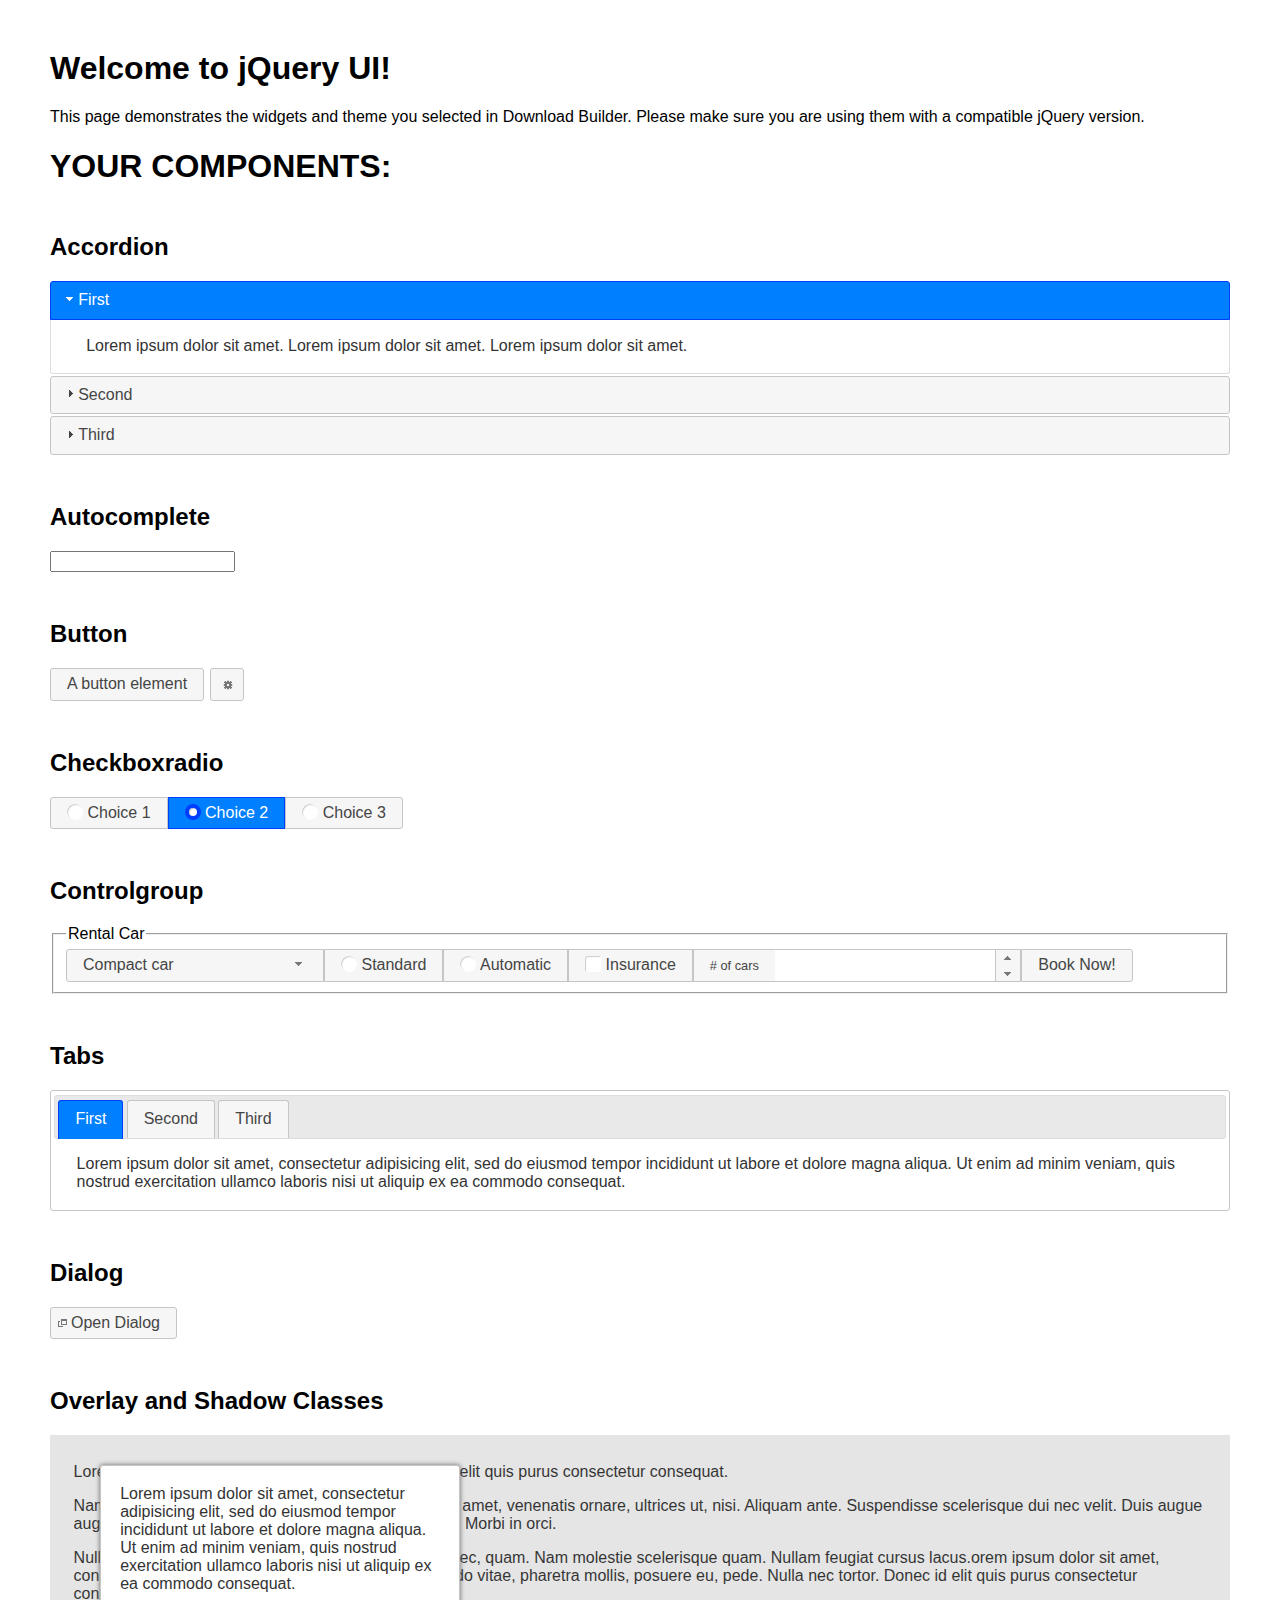
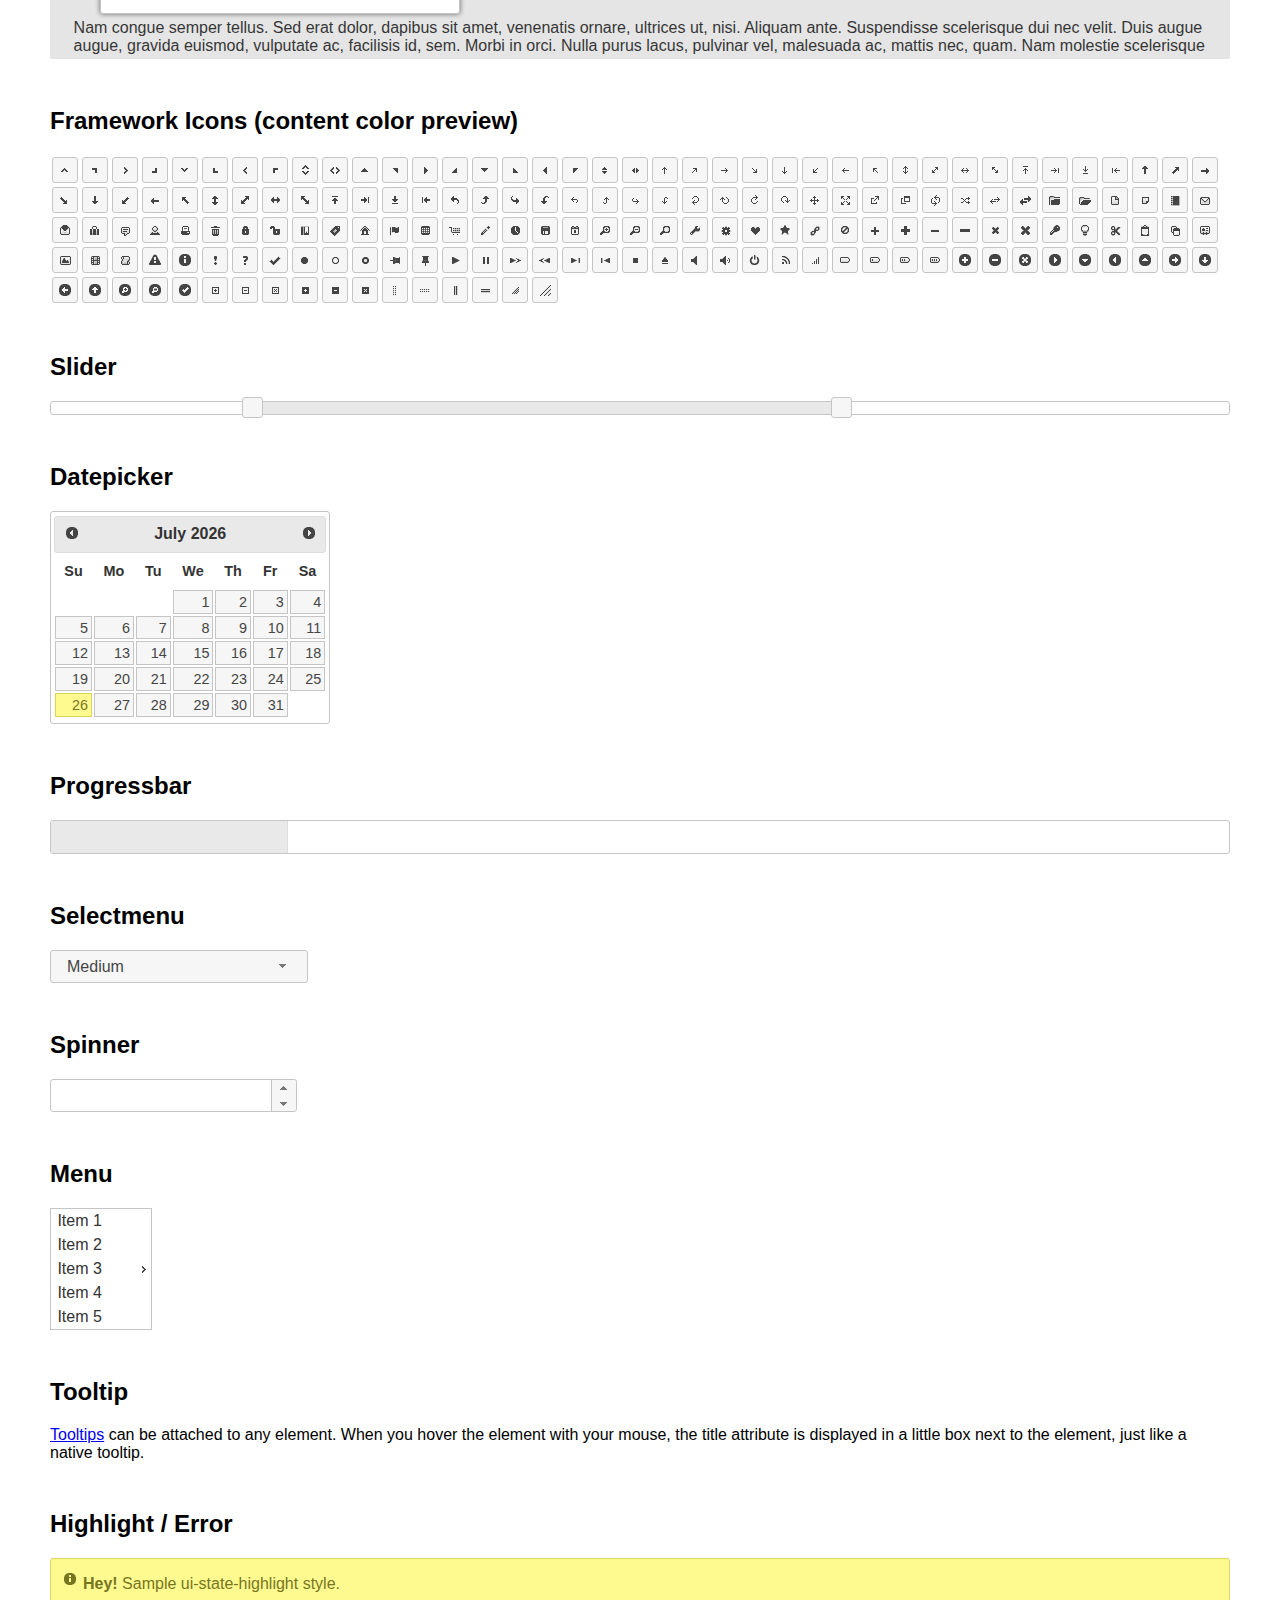
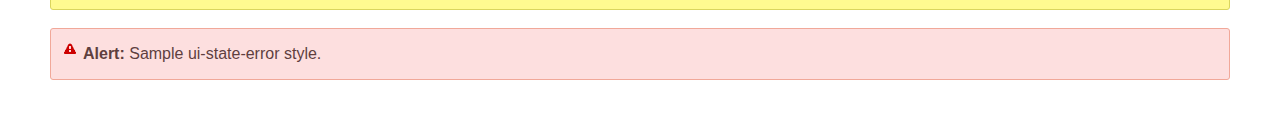
<file: race/assets/plugins/jquery-ui-1.12.1/index.html>
<!doctype html>
<html lang="us">
<head>
	<meta charset="utf-8">
	<title>jQuery UI Example Page</title>
	<link href="jquery-ui.css" rel="stylesheet">
	<style>
	body{
		font-family: "Trebuchet MS", sans-serif;
		margin: 50px;
	}
	.demoHeaders {
		margin-top: 2em;
	}
	#dialog-link {
		padding: .4em 1em .4em 20px;
		text-decoration: none;
		position: relative;
	}
	#dialog-link span.ui-icon {
		margin: 0 5px 0 0;
		position: absolute;
		left: .2em;
		top: 50%;
		margin-top: -8px;
	}
	#icons {
		margin: 0;
		padding: 0;
	}
	#icons li {
		margin: 2px;
		position: relative;
		padding: 4px 0;
		cursor: pointer;
		float: left;
		list-style: none;
	}
	#icons span.ui-icon {
		float: left;
		margin: 0 4px;
	}
	.fakewindowcontain .ui-widget-overlay {
		position: absolute;
	}
	select {
		width: 200px;
	}
	</style>
</head>
<body>

<h1>Welcome to jQuery UI!</h1>

<div class="ui-widget">
	<p>This page demonstrates the widgets and theme you selected in Download Builder. Please make sure you are using them with a compatible jQuery version.</p>
</div>

<h1>YOUR COMPONENTS:</h1>


<!-- Accordion -->
<h2 class="demoHeaders">Accordion</h2>
<div id="accordion">
	<h3>First</h3>
	<div>Lorem ipsum dolor sit amet. Lorem ipsum dolor sit amet. Lorem ipsum dolor sit amet.</div>
	<h3>Second</h3>
	<div>Phasellus mattis tincidunt nibh.</div>
	<h3>Third</h3>
	<div>Nam dui erat, auctor a, dignissim quis.</div>
</div>



<!-- Autocomplete -->
<h2 class="demoHeaders">Autocomplete</h2>
<div>
	<input id="autocomplete" title="type &quot;a&quot;">
</div>



<!-- Button -->
<h2 class="demoHeaders">Button</h2>
<button id="button">A button element</button>
<button id="button-icon">An icon-only button</button>



<!-- Checkboxradio -->
<h2 class="demoHeaders">Checkboxradio</h2>
<form style="margin-top: 1em;">
	<div id="radioset">
		<input type="radio" id="radio1" name="radio"><label for="radio1">Choice 1</label>
		<input type="radio" id="radio2" name="radio" checked="checked"><label for="radio2">Choice 2</label>
		<input type="radio" id="radio3" name="radio"><label for="radio3">Choice 3</label>
	</div>
</form>



<!-- Controlgroup -->
<h2 class="demoHeaders">Controlgroup</h2>
<fieldset>
	<legend>Rental Car</legend>
	<div id="controlgroup">
		<select id="car-type">
			<option>Compact car</option>
			<option>Midsize car</option>
			<option>Full size car</option>
			<option>SUV</option>
			<option>Luxury</option>
			<option>Truck</option>
			<option>Van</option>
		</select>
		<label for="transmission-standard">Standard</label>
		<input type="radio" name="transmission" id="transmission-standard">
		<label for="transmission-automatic">Automatic</label>
		<input type="radio" name="transmission" id="transmission-automatic">
		<label for="insurance">Insurance</label>
		<input type="checkbox" name="insurance" id="insurance">
		<label for="horizontal-spinner" class="ui-controlgroup-label"># of cars</label>
		<input id="horizontal-spinner" class="ui-spinner-input">
		<button>Book Now!</button>
	</div>
</fieldset>



<!-- Tabs -->
<h2 class="demoHeaders">Tabs</h2>
<div id="tabs">
	<ul>
		<li><a href="#tabs-1">First</a></li>
		<li><a href="#tabs-2">Second</a></li>
		<li><a href="#tabs-3">Third</a></li>
	</ul>
	<div id="tabs-1">Lorem ipsum dolor sit amet, consectetur adipisicing elit, sed do eiusmod tempor incididunt ut labore et dolore magna aliqua. Ut enim ad minim veniam, quis nostrud exercitation ullamco laboris nisi ut aliquip ex ea commodo consequat.</div>
	<div id="tabs-2">Phasellus mattis tincidunt nibh. Cras orci urna, blandit id, pretium vel, aliquet ornare, felis. Maecenas scelerisque sem non nisl. Fusce sed lorem in enim dictum bibendum.</div>
	<div id="tabs-3">Nam dui erat, auctor a, dignissim quis, sollicitudin eu, felis. Pellentesque nisi urna, interdum eget, sagittis et, consequat vestibulum, lacus. Mauris porttitor ullamcorper augue.</div>
</div>



<h2 class="demoHeaders">Dialog</h2>
<p>
	<button id="dialog-link" class="ui-button ui-corner-all ui-widget">
		<span class="ui-icon ui-icon-newwin"></span>Open Dialog
	</button>
</p>

<h2 class="demoHeaders">Overlay and Shadow Classes</h2>
<div style="position: relative; width: 96%; height: 200px; padding:1% 2%; overflow:hidden;" class="fakewindowcontain">
	<p>Lorem ipsum dolor sit amet,  Nulla nec tortor. Donec id elit quis purus consectetur consequat. </p><p>Nam congue semper tellus. Sed erat dolor, dapibus sit amet, venenatis ornare, ultrices ut, nisi. Aliquam ante. Suspendisse scelerisque dui nec velit. Duis augue augue, gravida euismod, vulputate ac, facilisis id, sem. Morbi in orci. </p><p>Nulla purus lacus, pulvinar vel, malesuada ac, mattis nec, quam. Nam molestie scelerisque quam. Nullam feugiat cursus lacus.orem ipsum dolor sit amet, consectetur adipiscing elit. Donec libero risus, commodo vitae, pharetra mollis, posuere eu, pede. Nulla nec tortor. Donec id elit quis purus consectetur consequat. </p><p>Nam congue semper tellus. Sed erat dolor, dapibus sit amet, venenatis ornare, ultrices ut, nisi. Aliquam ante. Suspendisse scelerisque dui nec velit. Duis augue augue, gravida euismod, vulputate ac, facilisis id, sem. Morbi in orci. Nulla purus lacus, pulvinar vel, malesuada ac, mattis nec, quam. Nam molestie scelerisque quam. </p><p>Nullam feugiat cursus lacus.orem ipsum dolor sit amet, consectetur adipiscing elit. Donec libero risus, commodo vitae, pharetra mollis, posuere eu, pede. Nulla nec tortor. Donec id elit quis purus consectetur consequat. Nam congue semper tellus. Sed erat dolor, dapibus sit amet, venenatis ornare, ultrices ut, nisi. Aliquam ante. </p><p>Suspendisse scelerisque dui nec velit. Duis augue augue, gravida euismod, vulputate ac, facilisis id, sem. Morbi in orci. Nulla purus lacus, pulvinar vel, malesuada ac, mattis nec, quam. Nam molestie scelerisque quam. Nullam feugiat cursus lacus.orem ipsum dolor sit amet, consectetur adipiscing elit. Donec libero risus, commodo vitae, pharetra mollis, posuere eu, pede. Nulla nec tortor. Donec id elit quis purus consectetur consequat. Nam congue semper tellus. Sed erat dolor, dapibus sit amet, venenatis ornare, ultrices ut, nisi. </p>

	<!-- ui-dialog -->
	<div class="ui-widget-overlay ui-front"></div>
	<div style="position: absolute; width: 320px; left: 50px; top: 30px; padding: 1.2em" class="ui-widget ui-front ui-widget-content ui-corner-all ui-widget-shadow">
		Lorem ipsum dolor sit amet, consectetur adipisicing elit, sed do eiusmod tempor incididunt ut labore et dolore magna aliqua. Ut enim ad minim veniam, quis nostrud exercitation ullamco laboris nisi ut aliquip ex ea commodo consequat.
	</div>

</div>

<!-- ui-dialog -->
<div id="dialog" title="Dialog Title">
	<p>Lorem ipsum dolor sit amet, consectetur adipisicing elit, sed do eiusmod tempor incididunt ut labore et dolore magna aliqua. Ut enim ad minim veniam, quis nostrud exercitation ullamco laboris nisi ut aliquip ex ea commodo consequat.</p>
</div>



<h2 class="demoHeaders">Framework Icons (content color preview)</h2>
<ul id="icons" class="ui-widget ui-helper-clearfix">
	<li class="ui-state-default ui-corner-all" title=".ui-icon-caret-1-n"><span class="ui-icon ui-icon-caret-1-n"></span></li>
	<li class="ui-state-default ui-corner-all" title=".ui-icon-caret-1-ne"><span class="ui-icon ui-icon-caret-1-ne"></span></li>
	<li class="ui-state-default ui-corner-all" title=".ui-icon-caret-1-e"><span class="ui-icon ui-icon-caret-1-e"></span></li>
	<li class="ui-state-default ui-corner-all" title=".ui-icon-caret-1-se"><span class="ui-icon ui-icon-caret-1-se"></span></li>
	<li class="ui-state-default ui-corner-all" title=".ui-icon-caret-1-s"><span class="ui-icon ui-icon-caret-1-s"></span></li>
	<li class="ui-state-default ui-corner-all" title=".ui-icon-caret-1-sw"><span class="ui-icon ui-icon-caret-1-sw"></span></li>
	<li class="ui-state-default ui-corner-all" title=".ui-icon-caret-1-w"><span class="ui-icon ui-icon-caret-1-w"></span></li>
	<li class="ui-state-default ui-corner-all" title=".ui-icon-caret-1-nw"><span class="ui-icon ui-icon-caret-1-nw"></span></li>
	<li class="ui-state-default ui-corner-all" title=".ui-icon-caret-2-n-s"><span class="ui-icon ui-icon-caret-2-n-s"></span></li>
	<li class="ui-state-default ui-corner-all" title=".ui-icon-caret-2-e-w"><span class="ui-icon ui-icon-caret-2-e-w"></span></li>
	<li class="ui-state-default ui-corner-all" title=".ui-icon-triangle-1-n"><span class="ui-icon ui-icon-triangle-1-n"></span></li>
	<li class="ui-state-default ui-corner-all" title=".ui-icon-triangle-1-ne"><span class="ui-icon ui-icon-triangle-1-ne"></span></li>
	<li class="ui-state-default ui-corner-all" title=".ui-icon-triangle-1-e"><span class="ui-icon ui-icon-triangle-1-e"></span></li>
	<li class="ui-state-default ui-corner-all" title=".ui-icon-triangle-1-se"><span class="ui-icon ui-icon-triangle-1-se"></span></li>
	<li class="ui-state-default ui-corner-all" title=".ui-icon-triangle-1-s"><span class="ui-icon ui-icon-triangle-1-s"></span></li>
	<li class="ui-state-default ui-corner-all" title=".ui-icon-triangle-1-sw"><span class="ui-icon ui-icon-triangle-1-sw"></span></li>
	<li class="ui-state-default ui-corner-all" title=".ui-icon-triangle-1-w"><span class="ui-icon ui-icon-triangle-1-w"></span></li>
	<li class="ui-state-default ui-corner-all" title=".ui-icon-triangle-1-nw"><span class="ui-icon ui-icon-triangle-1-nw"></span></li>
	<li class="ui-state-default ui-corner-all" title=".ui-icon-triangle-2-n-s"><span class="ui-icon ui-icon-triangle-2-n-s"></span></li>
	<li class="ui-state-default ui-corner-all" title=".ui-icon-triangle-2-e-w"><span class="ui-icon ui-icon-triangle-2-e-w"></span></li>
	<li class="ui-state-default ui-corner-all" title=".ui-icon-arrow-1-n"><span class="ui-icon ui-icon-arrow-1-n"></span></li>
	<li class="ui-state-default ui-corner-all" title=".ui-icon-arrow-1-ne"><span class="ui-icon ui-icon-arrow-1-ne"></span></li>
	<li class="ui-state-default ui-corner-all" title=".ui-icon-arrow-1-e"><span class="ui-icon ui-icon-arrow-1-e"></span></li>
	<li class="ui-state-default ui-corner-all" title=".ui-icon-arrow-1-se"><span class="ui-icon ui-icon-arrow-1-se"></span></li>
	<li class="ui-state-default ui-corner-all" title=".ui-icon-arrow-1-s"><span class="ui-icon ui-icon-arrow-1-s"></span></li>
	<li class="ui-state-default ui-corner-all" title=".ui-icon-arrow-1-sw"><span class="ui-icon ui-icon-arrow-1-sw"></span></li>
	<li class="ui-state-default ui-corner-all" title=".ui-icon-arrow-1-w"><span class="ui-icon ui-icon-arrow-1-w"></span></li>
	<li class="ui-state-default ui-corner-all" title=".ui-icon-arrow-1-nw"><span class="ui-icon ui-icon-arrow-1-nw"></span></li>
	<li class="ui-state-default ui-corner-all" title=".ui-icon-arrow-2-n-s"><span class="ui-icon ui-icon-arrow-2-n-s"></span></li>
	<li class="ui-state-default ui-corner-all" title=".ui-icon-arrow-2-ne-sw"><span class="ui-icon ui-icon-arrow-2-ne-sw"></span></li>
	<li class="ui-state-default ui-corner-all" title=".ui-icon-arrow-2-e-w"><span class="ui-icon ui-icon-arrow-2-e-w"></span></li>
	<li class="ui-state-default ui-corner-all" title=".ui-icon-arrow-2-se-nw"><span class="ui-icon ui-icon-arrow-2-se-nw"></span></li>
	<li class="ui-state-default ui-corner-all" title=".ui-icon-arrowstop-1-n"><span class="ui-icon ui-icon-arrowstop-1-n"></span></li>
	<li class="ui-state-default ui-corner-all" title=".ui-icon-arrowstop-1-e"><span class="ui-icon ui-icon-arrowstop-1-e"></span></li>
	<li class="ui-state-default ui-corner-all" title=".ui-icon-arrowstop-1-s"><span class="ui-icon ui-icon-arrowstop-1-s"></span></li>
	<li class="ui-state-default ui-corner-all" title=".ui-icon-arrowstop-1-w"><span class="ui-icon ui-icon-arrowstop-1-w"></span></li>
	<li class="ui-state-default ui-corner-all" title=".ui-icon-arrowthick-1-n"><span class="ui-icon ui-icon-arrowthick-1-n"></span></li>
	<li class="ui-state-default ui-corner-all" title=".ui-icon-arrowthick-1-ne"><span class="ui-icon ui-icon-arrowthick-1-ne"></span></li>
	<li class="ui-state-default ui-corner-all" title=".ui-icon-arrowthick-1-e"><span class="ui-icon ui-icon-arrowthick-1-e"></span></li>
	<li class="ui-state-default ui-corner-all" title=".ui-icon-arrowthick-1-se"><span class="ui-icon ui-icon-arrowthick-1-se"></span></li>
	<li class="ui-state-default ui-corner-all" title=".ui-icon-arrowthick-1-s"><span class="ui-icon ui-icon-arrowthick-1-s"></span></li>
	<li class="ui-state-default ui-corner-all" title=".ui-icon-arrowthick-1-sw"><span class="ui-icon ui-icon-arrowthick-1-sw"></span></li>
	<li class="ui-state-default ui-corner-all" title=".ui-icon-arrowthick-1-w"><span class="ui-icon ui-icon-arrowthick-1-w"></span></li>
	<li class="ui-state-default ui-corner-all" title=".ui-icon-arrowthick-1-nw"><span class="ui-icon ui-icon-arrowthick-1-nw"></span></li>
	<li class="ui-state-default ui-corner-all" title=".ui-icon-arrowthick-2-n-s"><span class="ui-icon ui-icon-arrowthick-2-n-s"></span></li>
	<li class="ui-state-default ui-corner-all" title=".ui-icon-arrowthick-2-ne-sw"><span class="ui-icon ui-icon-arrowthick-2-ne-sw"></span></li>
	<li class="ui-state-default ui-corner-all" title=".ui-icon-arrowthick-2-e-w"><span class="ui-icon ui-icon-arrowthick-2-e-w"></span></li>
	<li class="ui-state-default ui-corner-all" title=".ui-icon-arrowthick-2-se-nw"><span class="ui-icon ui-icon-arrowthick-2-se-nw"></span></li>
	<li class="ui-state-default ui-corner-all" title=".ui-icon-arrowthickstop-1-n"><span class="ui-icon ui-icon-arrowthickstop-1-n"></span></li>
	<li class="ui-state-default ui-corner-all" title=".ui-icon-arrowthickstop-1-e"><span class="ui-icon ui-icon-arrowthickstop-1-e"></span></li>
	<li class="ui-state-default ui-corner-all" title=".ui-icon-arrowthickstop-1-s"><span class="ui-icon ui-icon-arrowthickstop-1-s"></span></li>
	<li class="ui-state-default ui-corner-all" title=".ui-icon-arrowthickstop-1-w"><span class="ui-icon ui-icon-arrowthickstop-1-w"></span></li>
	<li class="ui-state-default ui-corner-all" title=".ui-icon-arrowreturnthick-1-w"><span class="ui-icon ui-icon-arrowreturnthick-1-w"></span></li>
	<li class="ui-state-default ui-corner-all" title=".ui-icon-arrowreturnthick-1-n"><span class="ui-icon ui-icon-arrowreturnthick-1-n"></span></li>
	<li class="ui-state-default ui-corner-all" title=".ui-icon-arrowreturnthick-1-e"><span class="ui-icon ui-icon-arrowreturnthick-1-e"></span></li>
	<li class="ui-state-default ui-corner-all" title=".ui-icon-arrowreturnthick-1-s"><span class="ui-icon ui-icon-arrowreturnthick-1-s"></span></li>
	<li class="ui-state-default ui-corner-all" title=".ui-icon-arrowreturn-1-w"><span class="ui-icon ui-icon-arrowreturn-1-w"></span></li>
	<li class="ui-state-default ui-corner-all" title=".ui-icon-arrowreturn-1-n"><span class="ui-icon ui-icon-arrowreturn-1-n"></span></li>
	<li class="ui-state-default ui-corner-all" title=".ui-icon-arrowreturn-1-e"><span class="ui-icon ui-icon-arrowreturn-1-e"></span></li>
	<li class="ui-state-default ui-corner-all" title=".ui-icon-arrowreturn-1-s"><span class="ui-icon ui-icon-arrowreturn-1-s"></span></li>
	<li class="ui-state-default ui-corner-all" title=".ui-icon-arrowrefresh-1-w"><span class="ui-icon ui-icon-arrowrefresh-1-w"></span></li>
	<li class="ui-state-default ui-corner-all" title=".ui-icon-arrowrefresh-1-n"><span class="ui-icon ui-icon-arrowrefresh-1-n"></span></li>
	<li class="ui-state-default ui-corner-all" title=".ui-icon-arrowrefresh-1-e"><span class="ui-icon ui-icon-arrowrefresh-1-e"></span></li>
	<li class="ui-state-default ui-corner-all" title=".ui-icon-arrowrefresh-1-s"><span class="ui-icon ui-icon-arrowrefresh-1-s"></span></li>
	<li class="ui-state-default ui-corner-all" title=".ui-icon-arrow-4"><span class="ui-icon ui-icon-arrow-4"></span></li>
	<li class="ui-state-default ui-corner-all" title=".ui-icon-arrow-4-diag"><span class="ui-icon ui-icon-arrow-4-diag"></span></li>
	<li class="ui-state-default ui-corner-all" title=".ui-icon-extlink"><span class="ui-icon ui-icon-extlink"></span></li>
	<li class="ui-state-default ui-corner-all" title=".ui-icon-newwin"><span class="ui-icon ui-icon-newwin"></span></li>
	<li class="ui-state-default ui-corner-all" title=".ui-icon-refresh"><span class="ui-icon ui-icon-refresh"></span></li>
	<li class="ui-state-default ui-corner-all" title=".ui-icon-shuffle"><span class="ui-icon ui-icon-shuffle"></span></li>
	<li class="ui-state-default ui-corner-all" title=".ui-icon-transfer-e-w"><span class="ui-icon ui-icon-transfer-e-w"></span></li>
	<li class="ui-state-default ui-corner-all" title=".ui-icon-transferthick-e-w"><span class="ui-icon ui-icon-transferthick-e-w"></span></li>
	<li class="ui-state-default ui-corner-all" title=".ui-icon-folder-collapsed"><span class="ui-icon ui-icon-folder-collapsed"></span></li>
	<li class="ui-state-default ui-corner-all" title=".ui-icon-folder-open"><span class="ui-icon ui-icon-folder-open"></span></li>
	<li class="ui-state-default ui-corner-all" title=".ui-icon-document"><span class="ui-icon ui-icon-document"></span></li>
	<li class="ui-state-default ui-corner-all" title=".ui-icon-document-b"><span class="ui-icon ui-icon-document-b"></span></li>
	<li class="ui-state-default ui-corner-all" title=".ui-icon-note"><span class="ui-icon ui-icon-note"></span></li>
	<li class="ui-state-default ui-corner-all" title=".ui-icon-mail-closed"><span class="ui-icon ui-icon-mail-closed"></span></li>
	<li class="ui-state-default ui-corner-all" title=".ui-icon-mail-open"><span class="ui-icon ui-icon-mail-open"></span></li>
	<li class="ui-state-default ui-corner-all" title=".ui-icon-suitcase"><span class="ui-icon ui-icon-suitcase"></span></li>
	<li class="ui-state-default ui-corner-all" title=".ui-icon-comment"><span class="ui-icon ui-icon-comment"></span></li>
	<li class="ui-state-default ui-corner-all" title=".ui-icon-person"><span class="ui-icon ui-icon-person"></span></li>
	<li class="ui-state-default ui-corner-all" title=".ui-icon-print"><span class="ui-icon ui-icon-print"></span></li>
	<li class="ui-state-default ui-corner-all" title=".ui-icon-trash"><span class="ui-icon ui-icon-trash"></span></li>
	<li class="ui-state-default ui-corner-all" title=".ui-icon-locked"><span class="ui-icon ui-icon-locked"></span></li>
	<li class="ui-state-default ui-corner-all" title=".ui-icon-unlocked"><span class="ui-icon ui-icon-unlocked"></span></li>
	<li class="ui-state-default ui-corner-all" title=".ui-icon-bookmark"><span class="ui-icon ui-icon-bookmark"></span></li>
	<li class="ui-state-default ui-corner-all" title=".ui-icon-tag"><span class="ui-icon ui-icon-tag"></span></li>
	<li class="ui-state-default ui-corner-all" title=".ui-icon-home"><span class="ui-icon ui-icon-home"></span></li>
	<li class="ui-state-default ui-corner-all" title=".ui-icon-flag"><span class="ui-icon ui-icon-flag"></span></li>
	<li class="ui-state-default ui-corner-all" title=".ui-icon-calculator"><span class="ui-icon ui-icon-calculator"></span></li>
	<li class="ui-state-default ui-corner-all" title=".ui-icon-cart"><span class="ui-icon ui-icon-cart"></span></li>
	<li class="ui-state-default ui-corner-all" title=".ui-icon-pencil"><span class="ui-icon ui-icon-pencil"></span></li>
	<li class="ui-state-default ui-corner-all" title=".ui-icon-clock"><span class="ui-icon ui-icon-clock"></span></li>
	<li class="ui-state-default ui-corner-all" title=".ui-icon-disk"><span class="ui-icon ui-icon-disk"></span></li>
	<li class="ui-state-default ui-corner-all" title=".ui-icon-calendar"><span class="ui-icon ui-icon-calendar"></span></li>
	<li class="ui-state-default ui-corner-all" title=".ui-icon-zoomin"><span class="ui-icon ui-icon-zoomin"></span></li>
	<li class="ui-state-default ui-corner-all" title=".ui-icon-zoomout"><span class="ui-icon ui-icon-zoomout"></span></li>
	<li class="ui-state-default ui-corner-all" title=".ui-icon-search"><span class="ui-icon ui-icon-search"></span></li>
	<li class="ui-state-default ui-corner-all" title=".ui-icon-wrench"><span class="ui-icon ui-icon-wrench"></span></li>
	<li class="ui-state-default ui-corner-all" title=".ui-icon-gear"><span class="ui-icon ui-icon-gear"></span></li>
	<li class="ui-state-default ui-corner-all" title=".ui-icon-heart"><span class="ui-icon ui-icon-heart"></span></li>
	<li class="ui-state-default ui-corner-all" title=".ui-icon-star"><span class="ui-icon ui-icon-star"></span></li>
	<li class="ui-state-default ui-corner-all" title=".ui-icon-link"><span class="ui-icon ui-icon-link"></span></li>
	<li class="ui-state-default ui-corner-all" title=".ui-icon-cancel"><span class="ui-icon ui-icon-cancel"></span></li>
	<li class="ui-state-default ui-corner-all" title=".ui-icon-plus"><span class="ui-icon ui-icon-plus"></span></li>
	<li class="ui-state-default ui-corner-all" title=".ui-icon-plusthick"><span class="ui-icon ui-icon-plusthick"></span></li>
	<li class="ui-state-default ui-corner-all" title=".ui-icon-minus"><span class="ui-icon ui-icon-minus"></span></li>
	<li class="ui-state-default ui-corner-all" title=".ui-icon-minusthick"><span class="ui-icon ui-icon-minusthick"></span></li>
	<li class="ui-state-default ui-corner-all" title=".ui-icon-close"><span class="ui-icon ui-icon-close"></span></li>
	<li class="ui-state-default ui-corner-all" title=".ui-icon-closethick"><span class="ui-icon ui-icon-closethick"></span></li>
	<li class="ui-state-default ui-corner-all" title=".ui-icon-key"><span class="ui-icon ui-icon-key"></span></li>
	<li class="ui-state-default ui-corner-all" title=".ui-icon-lightbulb"><span class="ui-icon ui-icon-lightbulb"></span></li>
	<li class="ui-state-default ui-corner-all" title=".ui-icon-scissors"><span class="ui-icon ui-icon-scissors"></span></li>
	<li class="ui-state-default ui-corner-all" title=".ui-icon-clipboard"><span class="ui-icon ui-icon-clipboard"></span></li>
	<li class="ui-state-default ui-corner-all" title=".ui-icon-copy"><span class="ui-icon ui-icon-copy"></span></li>
	<li class="ui-state-default ui-corner-all" title=".ui-icon-contact"><span class="ui-icon ui-icon-contact"></span></li>
	<li class="ui-state-default ui-corner-all" title=".ui-icon-image"><span class="ui-icon ui-icon-image"></span></li>
	<li class="ui-state-default ui-corner-all" title=".ui-icon-video"><span class="ui-icon ui-icon-video"></span></li>
	<li class="ui-state-default ui-corner-all" title=".ui-icon-script"><span class="ui-icon ui-icon-script"></span></li>
	<li class="ui-state-default ui-corner-all" title=".ui-icon-alert"><span class="ui-icon ui-icon-alert"></span></li>
	<li class="ui-state-default ui-corner-all" title=".ui-icon-info"><span class="ui-icon ui-icon-info"></span></li>
	<li class="ui-state-default ui-corner-all" title=".ui-icon-notice"><span class="ui-icon ui-icon-notice"></span></li>
	<li class="ui-state-default ui-corner-all" title=".ui-icon-help"><span class="ui-icon ui-icon-help"></span></li>
	<li class="ui-state-default ui-corner-all" title=".ui-icon-check"><span class="ui-icon ui-icon-check"></span></li>
	<li class="ui-state-default ui-corner-all" title=".ui-icon-bullet"><span class="ui-icon ui-icon-bullet"></span></li>
	<li class="ui-state-default ui-corner-all" title=".ui-icon-radio-off"><span class="ui-icon ui-icon-radio-off"></span></li>
	<li class="ui-state-default ui-corner-all" title=".ui-icon-radio-on"><span class="ui-icon ui-icon-radio-on"></span></li>
	<li class="ui-state-default ui-corner-all" title=".ui-icon-pin-w"><span class="ui-icon ui-icon-pin-w"></span></li>
	<li class="ui-state-default ui-corner-all" title=".ui-icon-pin-s"><span class="ui-icon ui-icon-pin-s"></span></li>
	<li class="ui-state-default ui-corner-all" title=".ui-icon-play"><span class="ui-icon ui-icon-play"></span></li>
	<li class="ui-state-default ui-corner-all" title=".ui-icon-pause"><span class="ui-icon ui-icon-pause"></span></li>
	<li class="ui-state-default ui-corner-all" title=".ui-icon-seek-next"><span class="ui-icon ui-icon-seek-next"></span></li>
	<li class="ui-state-default ui-corner-all" title=".ui-icon-seek-prev"><span class="ui-icon ui-icon-seek-prev"></span></li>
	<li class="ui-state-default ui-corner-all" title=".ui-icon-seek-end"><span class="ui-icon ui-icon-seek-end"></span></li>
	<li class="ui-state-default ui-corner-all" title=".ui-icon-seek-first"><span class="ui-icon ui-icon-seek-first"></span></li>
	<li class="ui-state-default ui-corner-all" title=".ui-icon-stop"><span class="ui-icon ui-icon-stop"></span></li>
	<li class="ui-state-default ui-corner-all" title=".ui-icon-eject"><span class="ui-icon ui-icon-eject"></span></li>
	<li class="ui-state-default ui-corner-all" title=".ui-icon-volume-off"><span class="ui-icon ui-icon-volume-off"></span></li>
	<li class="ui-state-default ui-corner-all" title=".ui-icon-volume-on"><span class="ui-icon ui-icon-volume-on"></span></li>
	<li class="ui-state-default ui-corner-all" title=".ui-icon-power"><span class="ui-icon ui-icon-power"></span></li>
	<li class="ui-state-default ui-corner-all" title=".ui-icon-signal-diag"><span class="ui-icon ui-icon-signal-diag"></span></li>
	<li class="ui-state-default ui-corner-all" title=".ui-icon-signal"><span class="ui-icon ui-icon-signal"></span></li>
	<li class="ui-state-default ui-corner-all" title=".ui-icon-battery-0"><span class="ui-icon ui-icon-battery-0"></span></li>
	<li class="ui-state-default ui-corner-all" title=".ui-icon-battery-1"><span class="ui-icon ui-icon-battery-1"></span></li>
	<li class="ui-state-default ui-corner-all" title=".ui-icon-battery-2"><span class="ui-icon ui-icon-battery-2"></span></li>
	<li class="ui-state-default ui-corner-all" title=".ui-icon-battery-3"><span class="ui-icon ui-icon-battery-3"></span></li>
	<li class="ui-state-default ui-corner-all" title=".ui-icon-circle-plus"><span class="ui-icon ui-icon-circle-plus"></span></li>
	<li class="ui-state-default ui-corner-all" title=".ui-icon-circle-minus"><span class="ui-icon ui-icon-circle-minus"></span></li>
	<li class="ui-state-default ui-corner-all" title=".ui-icon-circle-close"><span class="ui-icon ui-icon-circle-close"></span></li>
	<li class="ui-state-default ui-corner-all" title=".ui-icon-circle-triangle-e"><span class="ui-icon ui-icon-circle-triangle-e"></span></li>
	<li class="ui-state-default ui-corner-all" title=".ui-icon-circle-triangle-s"><span class="ui-icon ui-icon-circle-triangle-s"></span></li>
	<li class="ui-state-default ui-corner-all" title=".ui-icon-circle-triangle-w"><span class="ui-icon ui-icon-circle-triangle-w"></span></li>
	<li class="ui-state-default ui-corner-all" title=".ui-icon-circle-triangle-n"><span class="ui-icon ui-icon-circle-triangle-n"></span></li>
	<li class="ui-state-default ui-corner-all" title=".ui-icon-circle-arrow-e"><span class="ui-icon ui-icon-circle-arrow-e"></span></li>
	<li class="ui-state-default ui-corner-all" title=".ui-icon-circle-arrow-s"><span class="ui-icon ui-icon-circle-arrow-s"></span></li>
	<li class="ui-state-default ui-corner-all" title=".ui-icon-circle-arrow-w"><span class="ui-icon ui-icon-circle-arrow-w"></span></li>
	<li class="ui-state-default ui-corner-all" title=".ui-icon-circle-arrow-n"><span class="ui-icon ui-icon-circle-arrow-n"></span></li>
	<li class="ui-state-default ui-corner-all" title=".ui-icon-circle-zoomin"><span class="ui-icon ui-icon-circle-zoomin"></span></li>
	<li class="ui-state-default ui-corner-all" title=".ui-icon-circle-zoomout"><span class="ui-icon ui-icon-circle-zoomout"></span></li>
	<li class="ui-state-default ui-corner-all" title=".ui-icon-circle-check"><span class="ui-icon ui-icon-circle-check"></span></li>
	<li class="ui-state-default ui-corner-all" title=".ui-icon-circlesmall-plus"><span class="ui-icon ui-icon-circlesmall-plus"></span></li>
	<li class="ui-state-default ui-corner-all" title=".ui-icon-circlesmall-minus"><span class="ui-icon ui-icon-circlesmall-minus"></span></li>
	<li class="ui-state-default ui-corner-all" title=".ui-icon-circlesmall-close"><span class="ui-icon ui-icon-circlesmall-close"></span></li>
	<li class="ui-state-default ui-corner-all" title=".ui-icon-squaresmall-plus"><span class="ui-icon ui-icon-squaresmall-plus"></span></li>
	<li class="ui-state-default ui-corner-all" title=".ui-icon-squaresmall-minus"><span class="ui-icon ui-icon-squaresmall-minus"></span></li>
	<li class="ui-state-default ui-corner-all" title=".ui-icon-squaresmall-close"><span class="ui-icon ui-icon-squaresmall-close"></span></li>
	<li class="ui-state-default ui-corner-all" title=".ui-icon-grip-dotted-vertical"><span class="ui-icon ui-icon-grip-dotted-vertical"></span></li>
	<li class="ui-state-default ui-corner-all" title=".ui-icon-grip-dotted-horizontal"><span class="ui-icon ui-icon-grip-dotted-horizontal"></span></li>
	<li class="ui-state-default ui-corner-all" title=".ui-icon-grip-solid-vertical"><span class="ui-icon ui-icon-grip-solid-vertical"></span></li>
	<li class="ui-state-default ui-corner-all" title=".ui-icon-grip-solid-horizontal"><span class="ui-icon ui-icon-grip-solid-horizontal"></span></li>
	<li class="ui-state-default ui-corner-all" title=".ui-icon-gripsmall-diagonal-se"><span class="ui-icon ui-icon-gripsmall-diagonal-se"></span></li>
	<li class="ui-state-default ui-corner-all" title=".ui-icon-grip-diagonal-se"><span class="ui-icon ui-icon-grip-diagonal-se"></span></li>
</ul>


<!-- Slider -->
<h2 class="demoHeaders">Slider</h2>
<div id="slider"></div>



<!-- Datepicker -->
<h2 class="demoHeaders">Datepicker</h2>
<div id="datepicker"></div>



<!-- Progressbar -->
<h2 class="demoHeaders">Progressbar</h2>
<div id="progressbar"></div>



<!-- Progressbar -->
<h2 class="demoHeaders">Selectmenu</h2>
<select id="selectmenu">
	<option>Slower</option>
	<option>Slow</option>
	<option selected="selected">Medium</option>
	<option>Fast</option>
	<option>Faster</option>
</select>



<!-- Spinner -->
<h2 class="demoHeaders">Spinner</h2>
<input id="spinner">



<!-- Menu -->
<h2 class="demoHeaders">Menu</h2>
<ul style="width:100px;" id="menu">
	<li><div>Item 1</div></li>
	<li><div>Item 2</div></li>
	<li><div>Item 3</div>
		<ul>
			<li><div>Item 3-1</div></li>
			<li><div>Item 3-2</div></li>
			<li><div>Item 3-3</div></li>
			<li><div>Item 3-4</div></li>
			<li><div>Item 3-5</div></li>
		</ul>
	</li>
	<li><div>Item 4</div></li>
	<li><div>Item 5</div></li>
</ul>



<!-- Tooltip -->
<h2 class="demoHeaders">Tooltip</h2>
<p id="tooltip">
	<a href="#" title="That&apos;s what this widget is">Tooltips</a> can be attached to any element. When you hover
the element with your mouse, the title attribute is displayed in a little box next to the element, just like a native tooltip.
</p>


<!-- Highlight / Error -->
<h2 class="demoHeaders">Highlight / Error</h2>
<div class="ui-widget">
	<div class="ui-state-highlight ui-corner-all" style="margin-top: 20px; padding: 0 .7em;">
		<p><span class="ui-icon ui-icon-info" style="float: left; margin-right: .3em;"></span>
		<strong>Hey!</strong> Sample ui-state-highlight style.</p>
	</div>
</div>
<br>
<div class="ui-widget">
	<div class="ui-state-error ui-corner-all" style="padding: 0 .7em;">
		<p><span class="ui-icon ui-icon-alert" style="float: left; margin-right: .3em;"></span>
		<strong>Alert:</strong> Sample ui-state-error style.</p>
	</div>
</div>

<script src="external/jquery/jquery.js"></script>
<script src="jquery-ui.js"></script>
<script>

$( "#accordion" ).accordion();



var availableTags = [
	"ActionScript",
	"AppleScript",
	"Asp",
	"BASIC",
	"C",
	"C++",
	"Clojure",
	"COBOL",
	"ColdFusion",
	"Erlang",
	"Fortran",
	"Groovy",
	"Haskell",
	"Java",
	"JavaScript",
	"Lisp",
	"Perl",
	"PHP",
	"Python",
	"Ruby",
	"Scala",
	"Scheme"
];
$( "#autocomplete" ).autocomplete({
	source: availableTags
});



$( "#button" ).button();
$( "#button-icon" ).button({
	icon: "ui-icon-gear",
	showLabel: false
});



$( "#radioset" ).buttonset();



$( "#controlgroup" ).controlgroup();



$( "#tabs" ).tabs();



$( "#dialog" ).dialog({
	autoOpen: false,
	width: 400,
	buttons: [
		{
			text: "Ok",
			click: function() {
				$( this ).dialog( "close" );
			}
		},
		{
			text: "Cancel",
			click: function() {
				$( this ).dialog( "close" );
			}
		}
	]
});

// Link to open the dialog
$( "#dialog-link" ).click(function( event ) {
	$( "#dialog" ).dialog( "open" );
	event.preventDefault();
});



$( "#datepicker" ).datepicker({
	inline: true
});



$( "#slider" ).slider({
	range: true,
	values: [ 17, 67 ]
});



$( "#progressbar" ).progressbar({
	value: 20
});



$( "#spinner" ).spinner();



$( "#menu" ).menu();



$( "#tooltip" ).tooltip();



$( "#selectmenu" ).selectmenu();


// Hover states on the static widgets
$( "#dialog-link, #icons li" ).hover(
	function() {
		$( this ).addClass( "ui-state-hover" );
	},
	function() {
		$( this ).removeClass( "ui-state-hover" );
	}
);
</script>
</body>
</html>
</file>
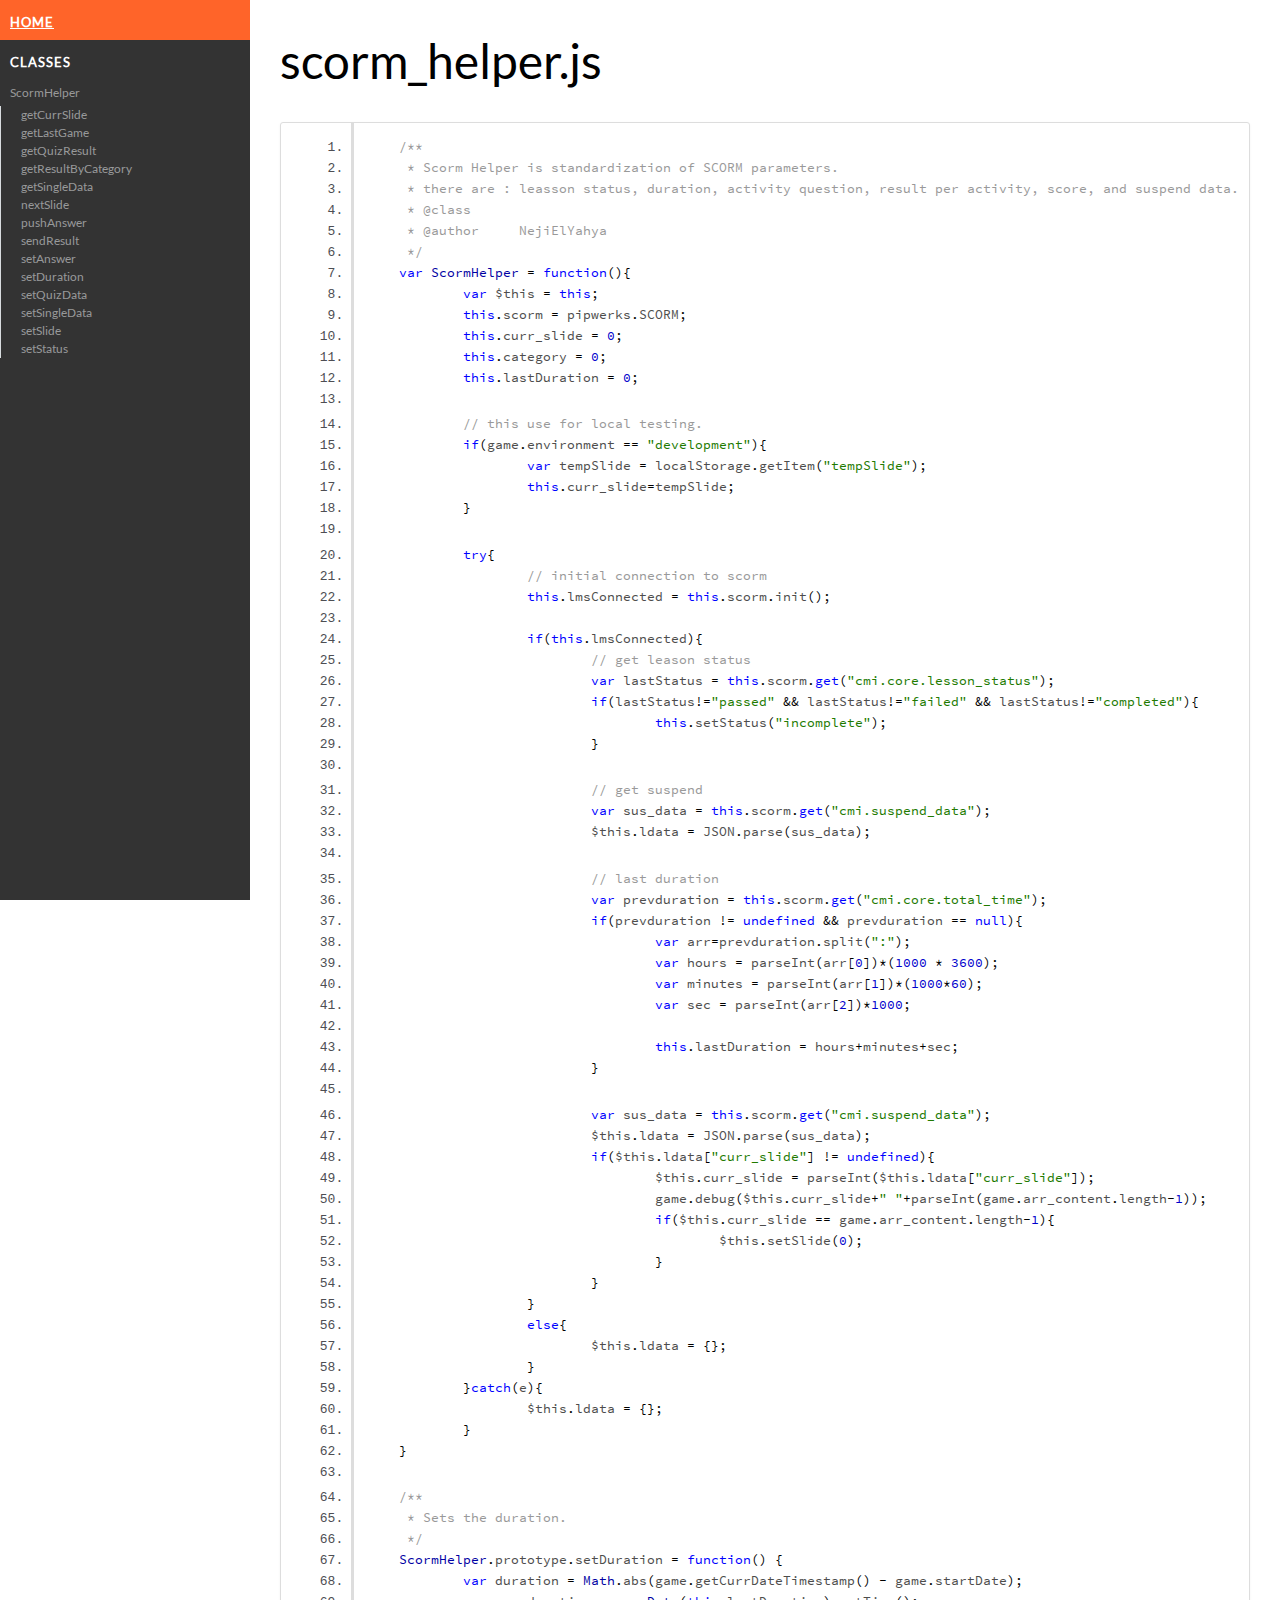
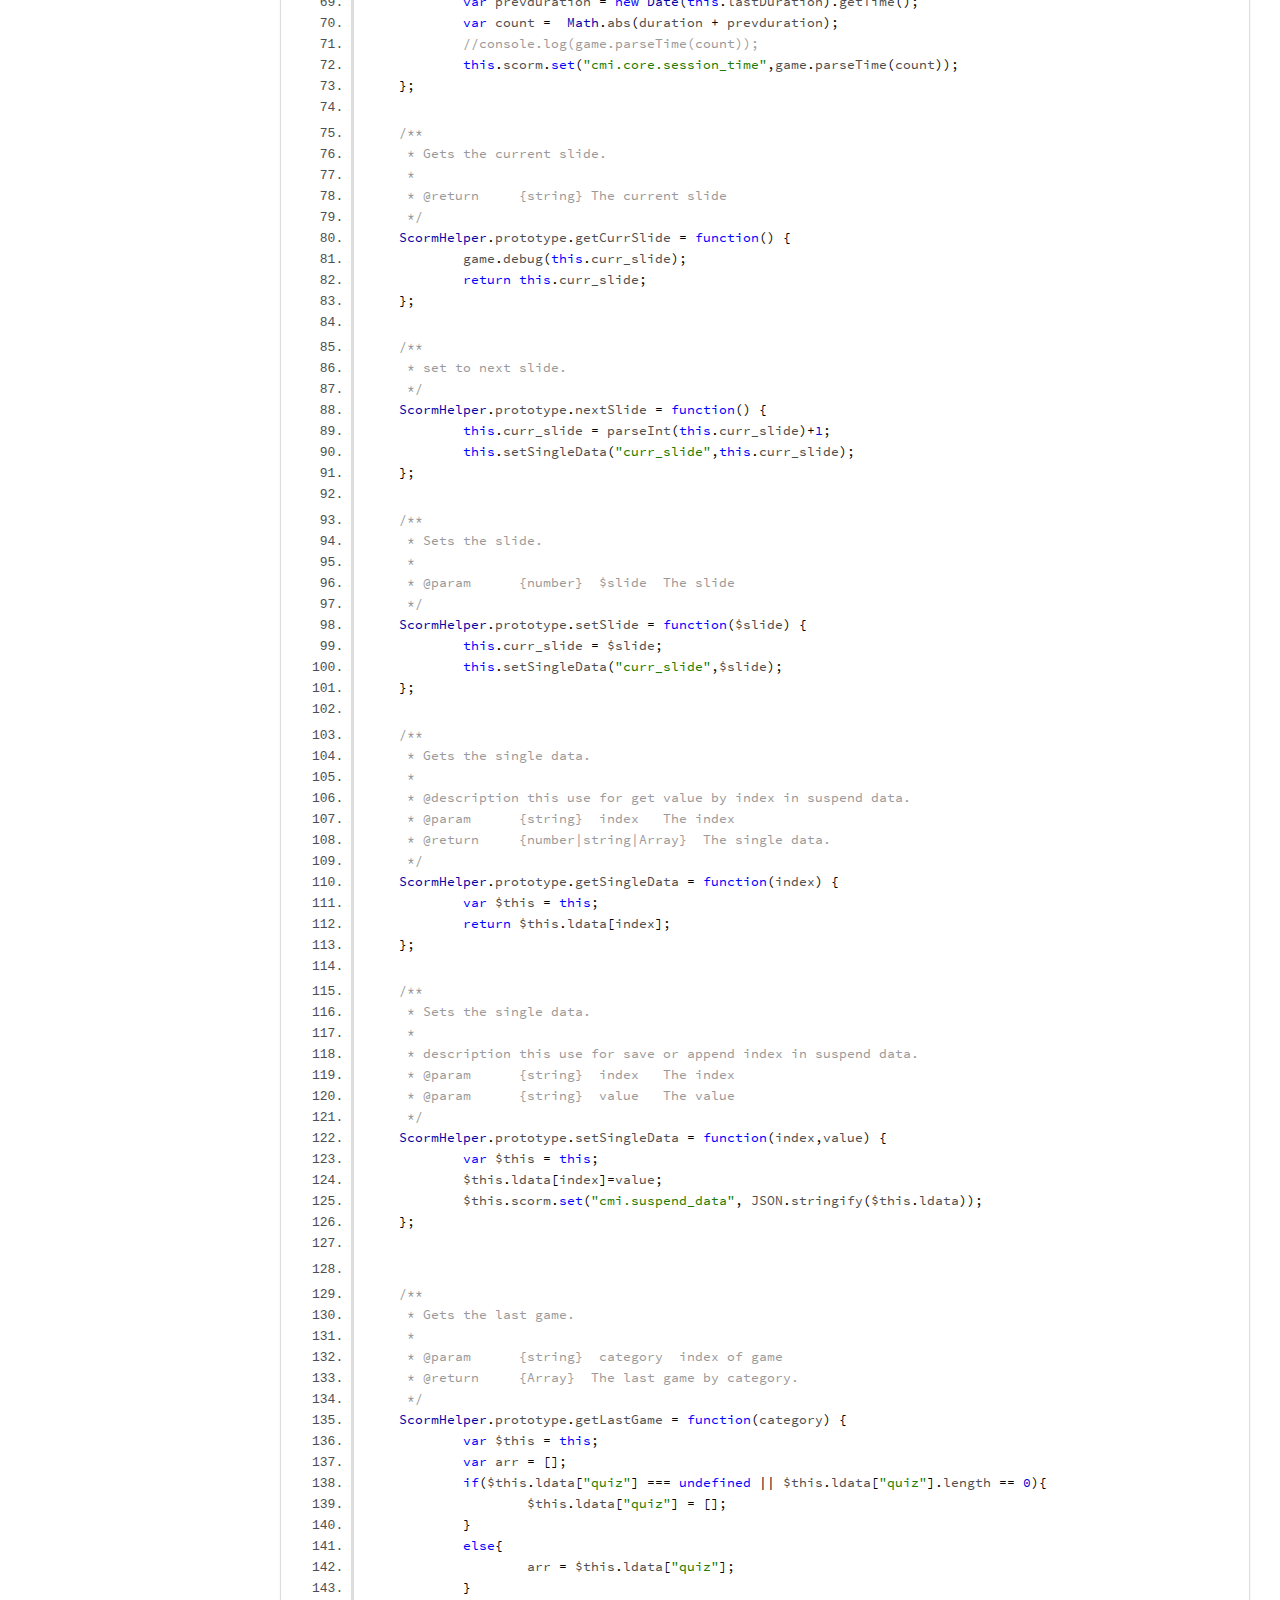
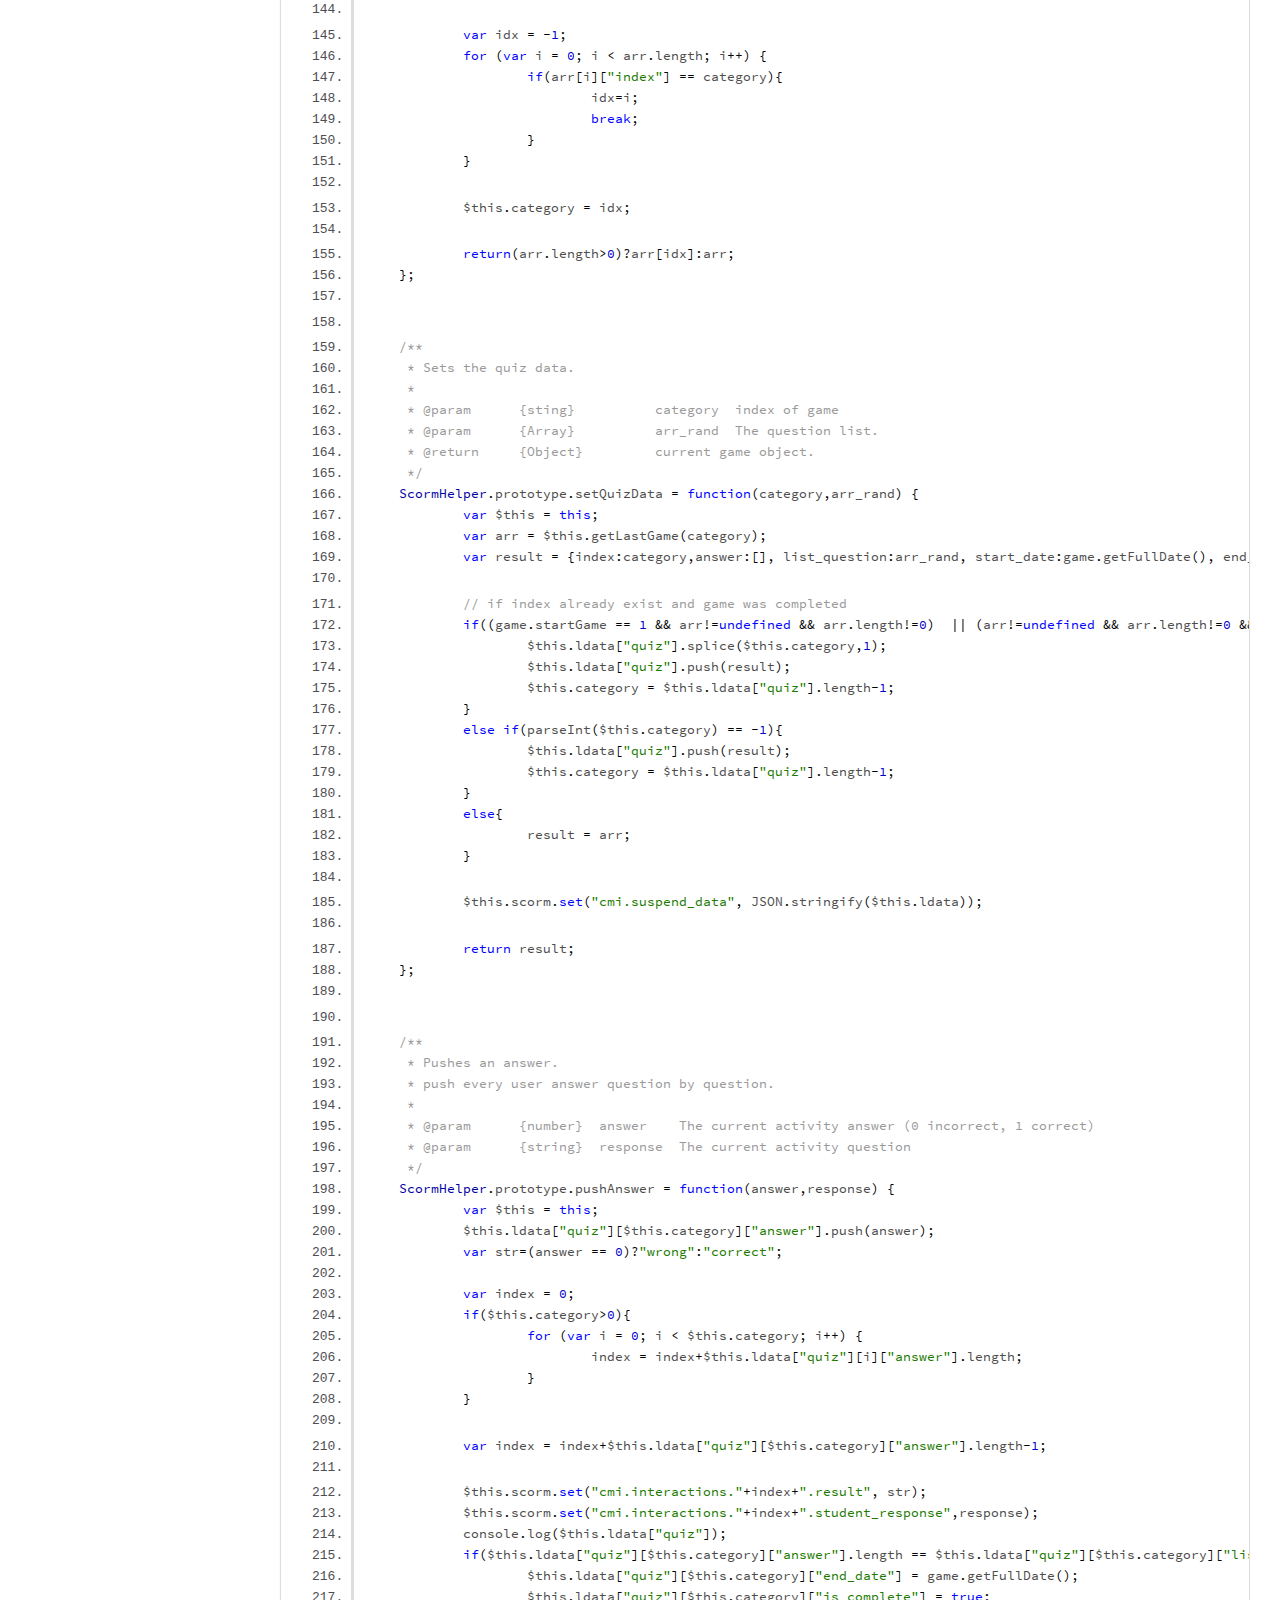
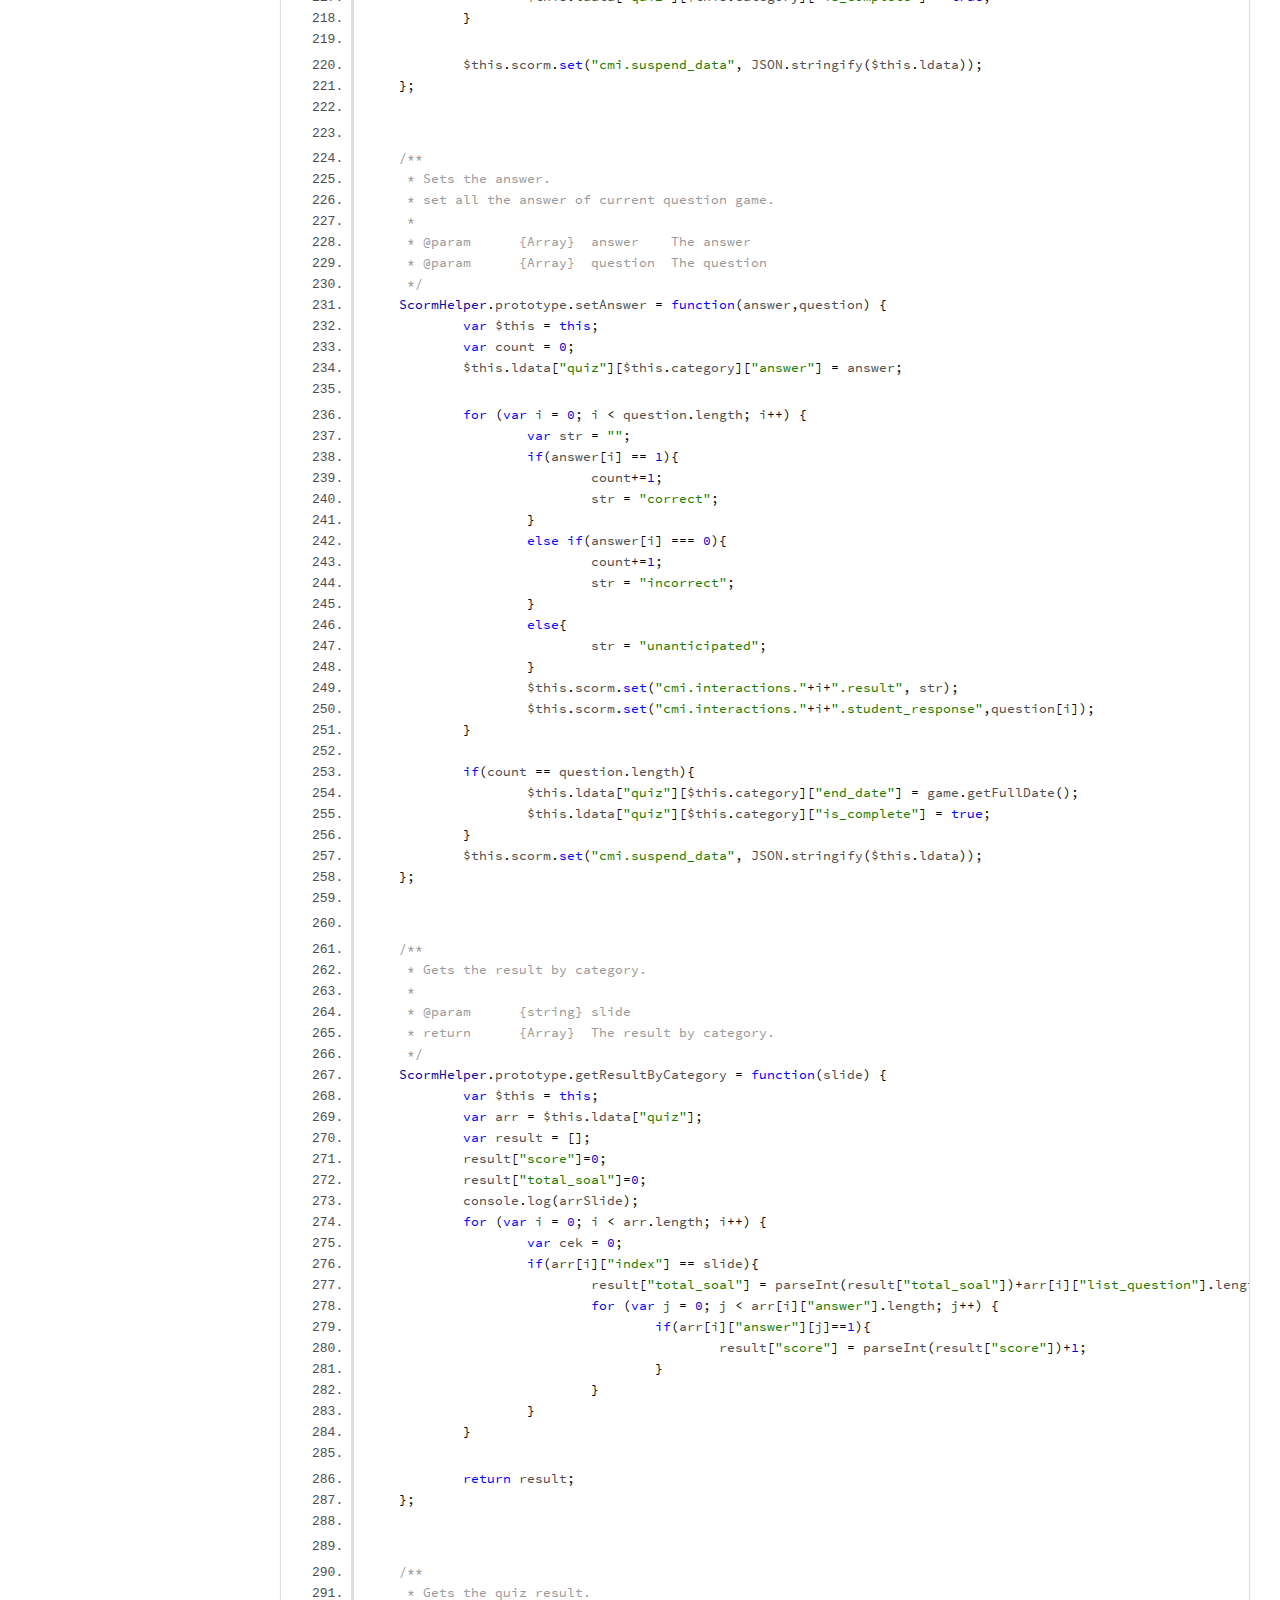
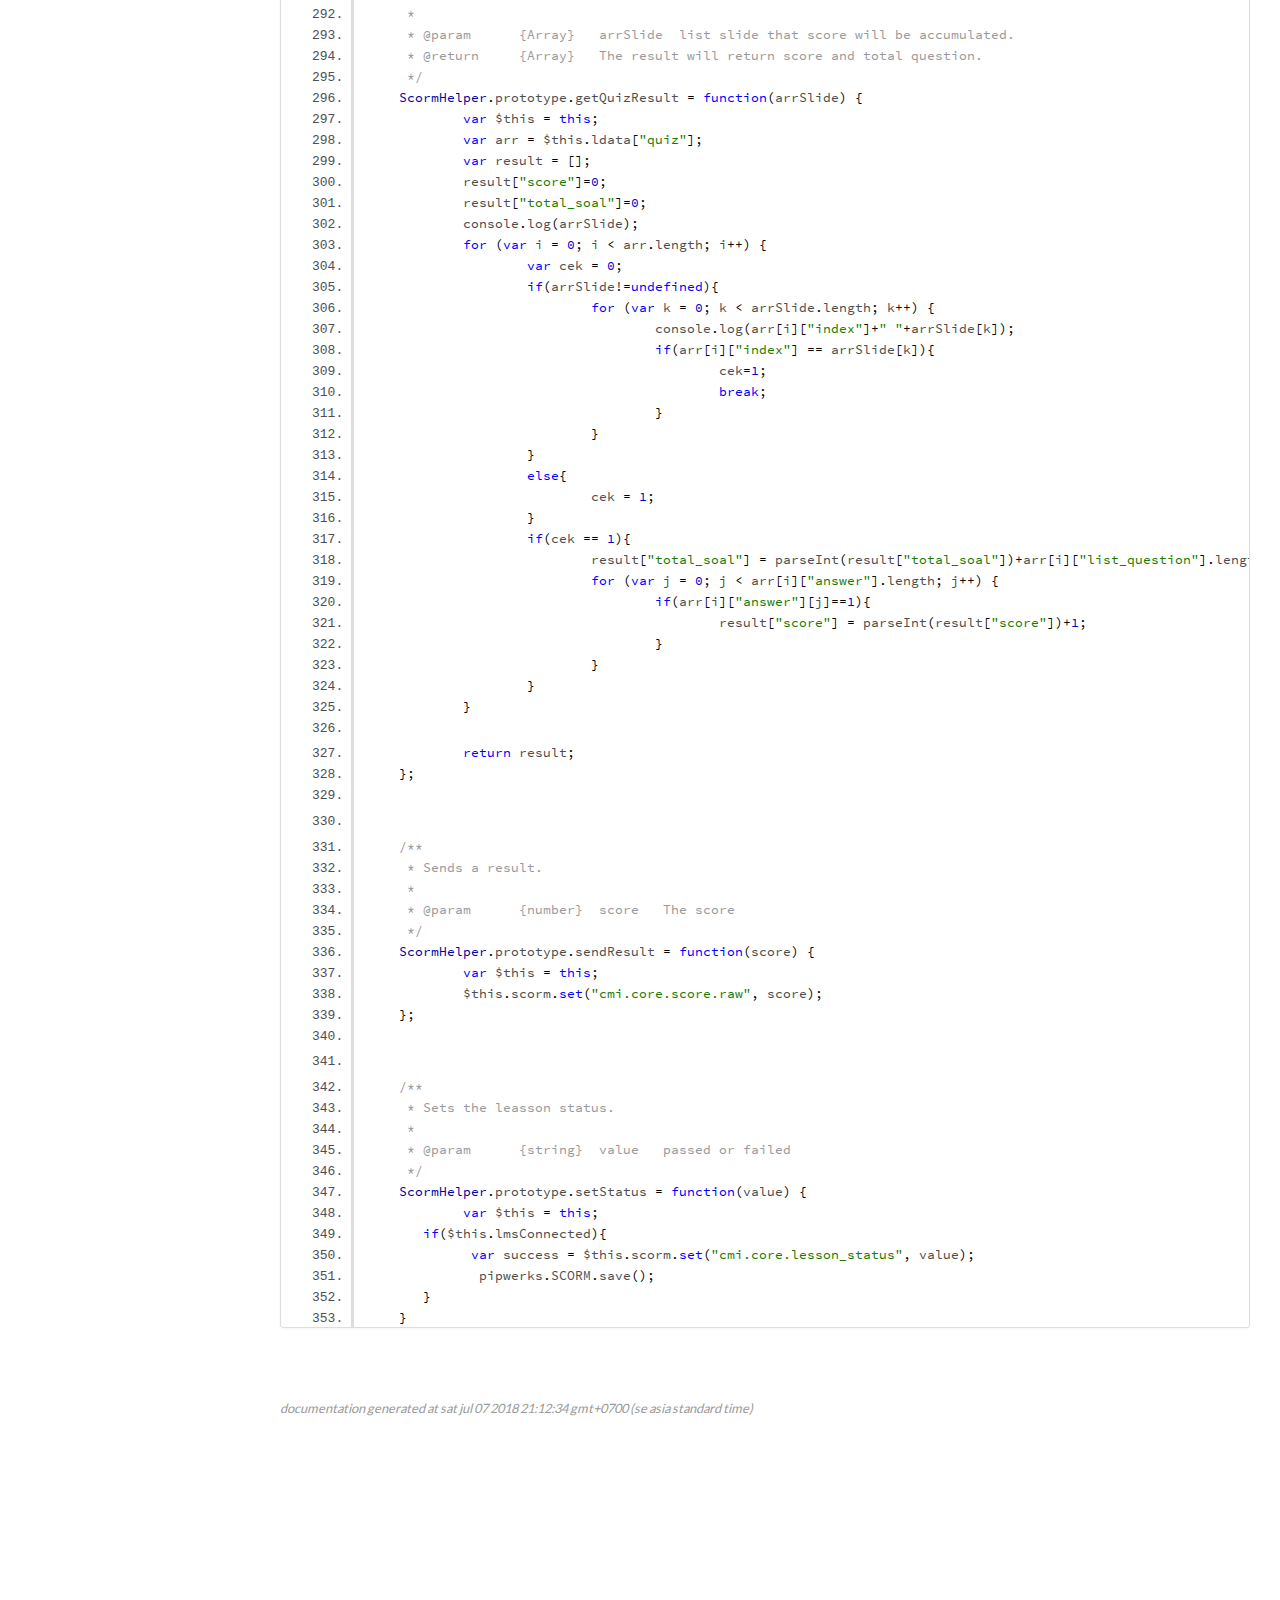
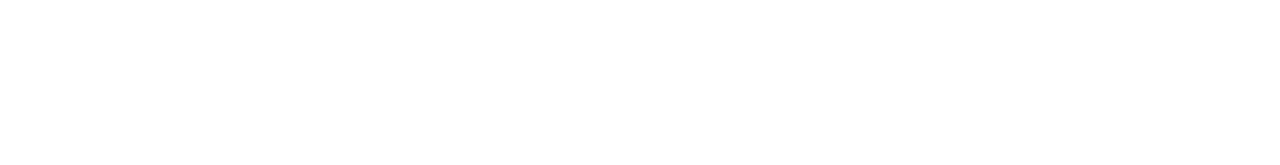
<file: race/documentation/scorm_helper.js.html>
<!DOCTYPE html>
<html lang="en">
<head>
    <meta charset="utf-8">
    <title>scorm_helper.js - Postman Documentation</title>

    <script src="scripts/prettify/prettify.js"></script>
    <script src="scripts/prettify/lang-css.js"></script>
    <!--[if lt IE 9]>
      <script src="//html5shiv.googlecode.com/svn/trunk/html5.js"></script>
    <![endif]-->
    <link type="text/css" rel="stylesheet" href="styles/ionicons.min.css">
    <link type="text/css" rel="stylesheet" href="styles/prettify-tomorrow.css">
    <link type="text/css" rel="stylesheet" href="styles/jsdoc-default.css">
</head>
<body>

<input type="checkbox" id="nav-trigger" class="nav-trigger" />
<label for="nav-trigger" class="navicon-button x">
  <div class="navicon"></div>
</label>

<label for="nav-trigger" class="overlay"></label>

<nav>
    <h2><a href="index.html">Home</a></h2><h3>Classes</h3><ul><li><a href="ScormHelper.html">ScormHelper</a><ul class='methods'><li data-type='method'><a href="ScormHelper.html#getCurrSlide">getCurrSlide</a></li><li data-type='method'><a href="ScormHelper.html#getLastGame">getLastGame</a></li><li data-type='method'><a href="ScormHelper.html#getQuizResult">getQuizResult</a></li><li data-type='method'><a href="ScormHelper.html#getResultByCategory">getResultByCategory</a></li><li data-type='method'><a href="ScormHelper.html#getSingleData">getSingleData</a></li><li data-type='method'><a href="ScormHelper.html#nextSlide">nextSlide</a></li><li data-type='method'><a href="ScormHelper.html#pushAnswer">pushAnswer</a></li><li data-type='method'><a href="ScormHelper.html#sendResult">sendResult</a></li><li data-type='method'><a href="ScormHelper.html#setAnswer">setAnswer</a></li><li data-type='method'><a href="ScormHelper.html#setDuration">setDuration</a></li><li data-type='method'><a href="ScormHelper.html#setQuizData">setQuizData</a></li><li data-type='method'><a href="ScormHelper.html#setSingleData">setSingleData</a></li><li data-type='method'><a href="ScormHelper.html#setSlide">setSlide</a></li><li data-type='method'><a href="ScormHelper.html#setStatus">setStatus</a></li></ul></li></ul>
</nav>

<div id="main">
    
    <h1 class="page-title">scorm_helper.js</h1>
    

    



    
    <section>
        <article>
            <pre class="prettyprint source linenums"><code>/**
 * Scorm Helper is standardization of SCORM parameters.
 * there are : leasson status, duration, activity question, result per activity, score, and suspend data.  
 * @class
 * @author     NejiElYahya
 */
var ScormHelper = function(){
	var $this = this;
	this.scorm = pipwerks.SCORM;
	this.curr_slide = 0;
	this.category = 0;
	this.lastDuration = 0;

	// this use for local testing.
	if(game.environment == "development"){
		var tempSlide = localStorage.getItem("tempSlide");
		this.curr_slide=tempSlide;
	}

	try{
		// initial connection to scorm
		this.lmsConnected = this.scorm.init();
		
		if(this.lmsConnected){
			// get leason status
			var lastStatus = this.scorm.get("cmi.core.lesson_status");
			if(lastStatus!="passed" &amp;&amp; lastStatus!="failed" &amp;&amp; lastStatus!="completed"){
				this.setStatus("incomplete");
			}

			// get suspend
			var sus_data = this.scorm.get("cmi.suspend_data");
			$this.ldata = JSON.parse(sus_data);

			// last duration
			var prevduration = this.scorm.get("cmi.core.total_time");
			if(prevduration != undefined &amp;&amp; prevduration == null){
				var arr=prevduration.split(":");
				var hours = parseInt(arr[0])*(1000 * 3600);
				var minutes = parseInt(arr[1])*(1000*60);
				var sec = parseInt(arr[2])*1000;
				
				this.lastDuration = hours+minutes+sec;
			}

			var sus_data = this.scorm.get("cmi.suspend_data");
			$this.ldata = JSON.parse(sus_data);
			if($this.ldata["curr_slide"] != undefined){
				$this.curr_slide = parseInt($this.ldata["curr_slide"]);	
				game.debug($this.curr_slide+" "+parseInt(game.arr_content.length-1));
				if($this.curr_slide == game.arr_content.length-1){
					$this.setSlide(0);
				}
			}
		}
		else{
			$this.ldata = {};
		}
	}catch(e){
		$this.ldata = {};
	}
}

/**
 * Sets the duration.
 */
ScormHelper.prototype.setDuration = function() {
	var duration = Math.abs(game.getCurrDateTimestamp() - game.startDate);
	var prevduration = new Date(this.lastDuration).getTime();
	var count =  Math.abs(duration + prevduration);
	//console.log(game.parseTime(count));
	this.scorm.set("cmi.core.session_time",game.parseTime(count));
};

/**
 * Gets the current slide.
 *
 * @return     {string} The current slide
 */
ScormHelper.prototype.getCurrSlide = function() {
	game.debug(this.curr_slide);
	return this.curr_slide;
};

/**
 * set to next slide.
 */
ScormHelper.prototype.nextSlide = function() {
	this.curr_slide = parseInt(this.curr_slide)+1;
	this.setSingleData("curr_slide",this.curr_slide);
};

/**
 * Sets the slide.
 *
 * @param      {number}  $slide  The slide
 */
ScormHelper.prototype.setSlide = function($slide) {
	this.curr_slide = $slide;
	this.setSingleData("curr_slide",$slide);
};

/**
 * Gets the single data.
 * 
 * @description this use for get value by index in suspend data.
 * @param      {string}  index   The index
 * @return     {number|string|Array}  The single data.
 */
ScormHelper.prototype.getSingleData = function(index) {
	var $this = this;
	return $this.ldata[index];
};

/**
 * Sets the single data.
 *
 * description this use for save or append index in suspend data.
 * @param      {string}  index   The index
 * @param      {string}  value   The value
 */
ScormHelper.prototype.setSingleData = function(index,value) {
	var $this = this;
	$this.ldata[index]=value;
	$this.scorm.set("cmi.suspend_data", JSON.stringify($this.ldata));
};


/**
 * Gets the last game.
 *
 * @param      {string}  category  index of game
 * @return     {Array}  The last game by category.
 */
ScormHelper.prototype.getLastGame = function(category) {
	var $this = this;
	var arr = [];
	if($this.ldata["quiz"] === undefined || $this.ldata["quiz"].length == 0){
		$this.ldata["quiz"] = [];
	}
	else{
		arr = $this.ldata["quiz"];
	}

	var idx = -1;
	for (var i = 0; i &lt; arr.length; i++) {
		if(arr[i]["index"] == category){
			idx=i;
			break;
		}
	}

	$this.category = idx;

	return(arr.length>0)?arr[idx]:arr;
};


/**
 * Sets the quiz data.
 *
 * @param      {sting}		category  index of game
 * @param      {Array}		arr_rand  The question list.
 * @return     {Object}		current game object.
 */
ScormHelper.prototype.setQuizData = function(category,arr_rand) {
	var $this = this;
	var arr = $this.getLastGame(category);
	var result = {index:category,answer:[], list_question:arr_rand, start_date:game.getFullDate(), end_date:"",is_complete:false};

	// if index already exist and game was completed
	if((game.startGame == 1 &amp;&amp; arr!=undefined &amp;&amp; arr.length!=0)  || (arr!=undefined &amp;&amp; arr.length!=0 &amp;&amp; arr["answer"].length == arr["list_question"].length)){
		$this.ldata["quiz"].splice($this.category,1);	
		$this.ldata["quiz"].push(result);
		$this.category = $this.ldata["quiz"].length-1;
	}
	else if(parseInt($this.category) == -1){
		$this.ldata["quiz"].push(result);
		$this.category = $this.ldata["quiz"].length-1;
	}
	else{
		result = arr;
	}

	$this.scorm.set("cmi.suspend_data", JSON.stringify($this.ldata));

	return result;
};


/**
 * Pushes an answer.
 * push every user answer question by question. 
 *
 * @param      {number}  answer    The current activity answer (0 incorrect, 1 correct)
 * @param      {string}  response  The current activity question 
 */
ScormHelper.prototype.pushAnswer = function(answer,response) {
	var $this = this;
	$this.ldata["quiz"][$this.category]["answer"].push(answer);
	var str=(answer == 0)?"wrong":"correct";
	
	var index = 0;
	if($this.category>0){
		for (var i = 0; i &lt; $this.category; i++) {
			index = index+$this.ldata["quiz"][i]["answer"].length;
		}
	}

	var index = index+$this.ldata["quiz"][$this.category]["answer"].length-1;

	$this.scorm.set("cmi.interactions."+index+".result", str);
	$this.scorm.set("cmi.interactions."+index+".student_response",response);
	console.log($this.ldata["quiz"]);
	if($this.ldata["quiz"][$this.category]["answer"].length == $this.ldata["quiz"][$this.category]["list_question"].length){
		$this.ldata["quiz"][$this.category]["end_date"] = game.getFullDate();
		$this.ldata["quiz"][$this.category]["is_complete"] = true;
	}

	$this.scorm.set("cmi.suspend_data", JSON.stringify($this.ldata));
};


/**
 * Sets the answer.
 * set all the answer of current question game.  
 * 
 * @param      {Array}  answer    The answer
 * @param      {Array}  question  The question
 */
ScormHelper.prototype.setAnswer = function(answer,question) {
	var $this = this;
	var count = 0;
	$this.ldata["quiz"][$this.category]["answer"] = answer;

	for (var i = 0; i &lt; question.length; i++) {
		var str = "";
		if(answer[i] == 1){
			count+=1;
			str = "correct";
		}
		else if(answer[i] === 0){
			count+=1;
			str = "incorrect";
		}
		else{
			str = "unanticipated";
		}
		$this.scorm.set("cmi.interactions."+i+".result", str);
		$this.scorm.set("cmi.interactions."+i+".student_response",question[i]);
	}
	
	if(count == question.length){
		$this.ldata["quiz"][$this.category]["end_date"] = game.getFullDate();
		$this.ldata["quiz"][$this.category]["is_complete"] = true;
	}
	$this.scorm.set("cmi.suspend_data", JSON.stringify($this.ldata));
};


/**
 * Gets the result by category.
 *
 * @param      {string}	slide
 * return      {Array}	The result by category.
 */
ScormHelper.prototype.getResultByCategory = function(slide) {
	var $this = this;
	var arr = $this.ldata["quiz"];
	var result = [];
	result["score"]=0;
	result["total_soal"]=0;
	console.log(arrSlide);
	for (var i = 0; i &lt; arr.length; i++) {
		var cek = 0;
		if(arr[i]["index"] == slide){
			result["total_soal"] = parseInt(result["total_soal"])+arr[i]["list_question"].length;	
			for (var j = 0; j &lt; arr[i]["answer"].length; j++) {
				if(arr[i]["answer"][j]==1){
					result["score"] = parseInt(result["score"])+1;
				}
			}
		}
	}

	return result;
};


/**
 * Gets the quiz result.
 *
 * @param      {Array}   arrSlide  list slide that score will be accumulated.
 * @return     {Array}   The result will return score and total question.
 */
ScormHelper.prototype.getQuizResult = function(arrSlide) {
	var $this = this;
	var arr = $this.ldata["quiz"];
	var result = [];
	result["score"]=0;
	result["total_soal"]=0;
	console.log(arrSlide);
	for (var i = 0; i &lt; arr.length; i++) {
		var cek = 0;
		if(arrSlide!=undefined){			
			for (var k = 0; k &lt; arrSlide.length; k++) {
				console.log(arr[i]["index"]+" "+arrSlide[k]);
				if(arr[i]["index"] == arrSlide[k]){
					cek=1;
					break;
				}
			}
		}
		else{
			cek = 1;
		}
		if(cek == 1){
			result["total_soal"] = parseInt(result["total_soal"])+arr[i]["list_question"].length;	
			for (var j = 0; j &lt; arr[i]["answer"].length; j++) {
				if(arr[i]["answer"][j]==1){
					result["score"] = parseInt(result["score"])+1;
				}
			}
		}
	}

	return result;
};


/**
 * Sends a result.
 *
 * @param      {number}  score   The score
 */
ScormHelper.prototype.sendResult = function(score) {
	var $this = this;
	$this.scorm.set("cmi.core.score.raw", score);
};


/**
 * Sets the leasson status.
 *
 * @param      {string}  value   passed or failed
 */
ScormHelper.prototype.setStatus = function(value) {
	var $this = this;
   if($this.lmsConnected){
   	 var success = $this.scorm.set("cmi.core.lesson_status", value);
	  pipwerks.SCORM.save();
   }
}</code></pre>
        </article>
    </section>




</div>

<br class="clear">

<footer>
    Documentation generated at Sat Jul 07 2018 21:12:34 GMT+0700 (SE Asia Standard Time)
</footer>

<script>prettyPrint();</script>
<script src="scripts/linenumber.js"></script>
</body>
</html>
</file>
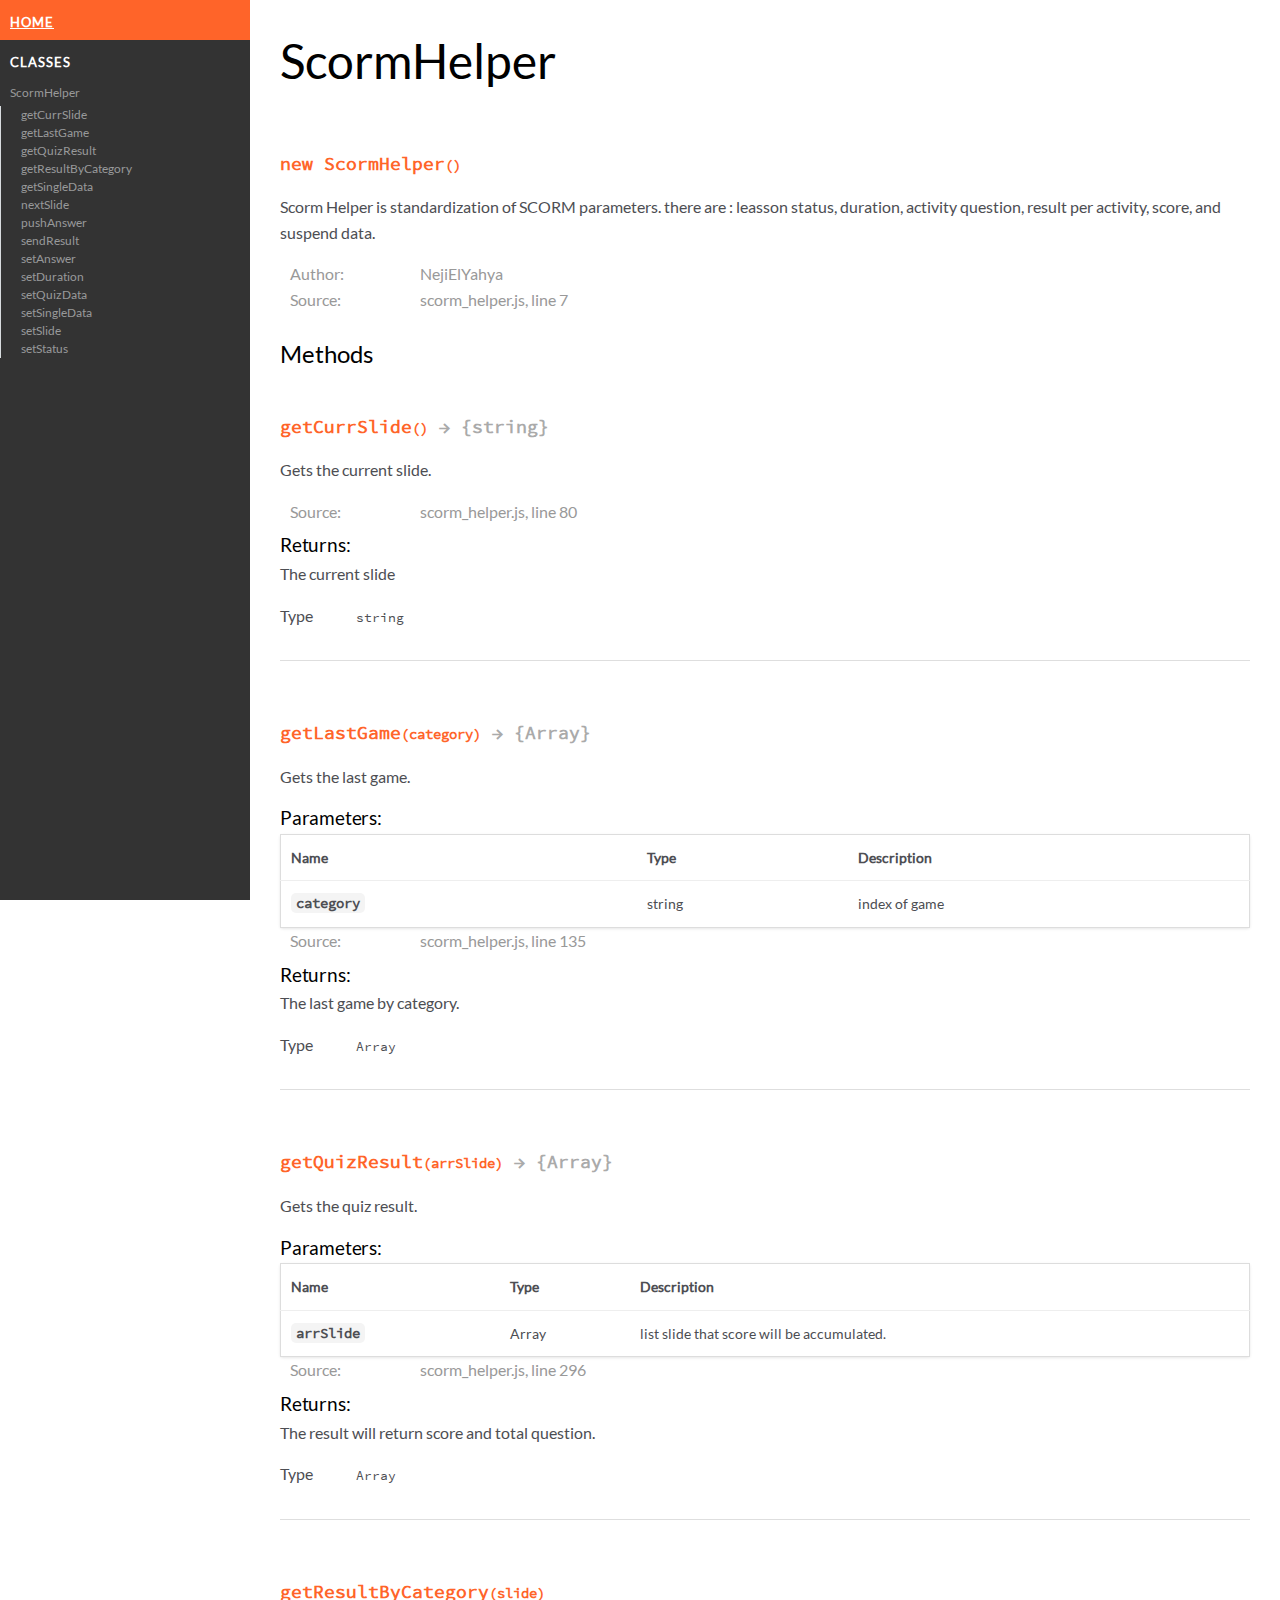
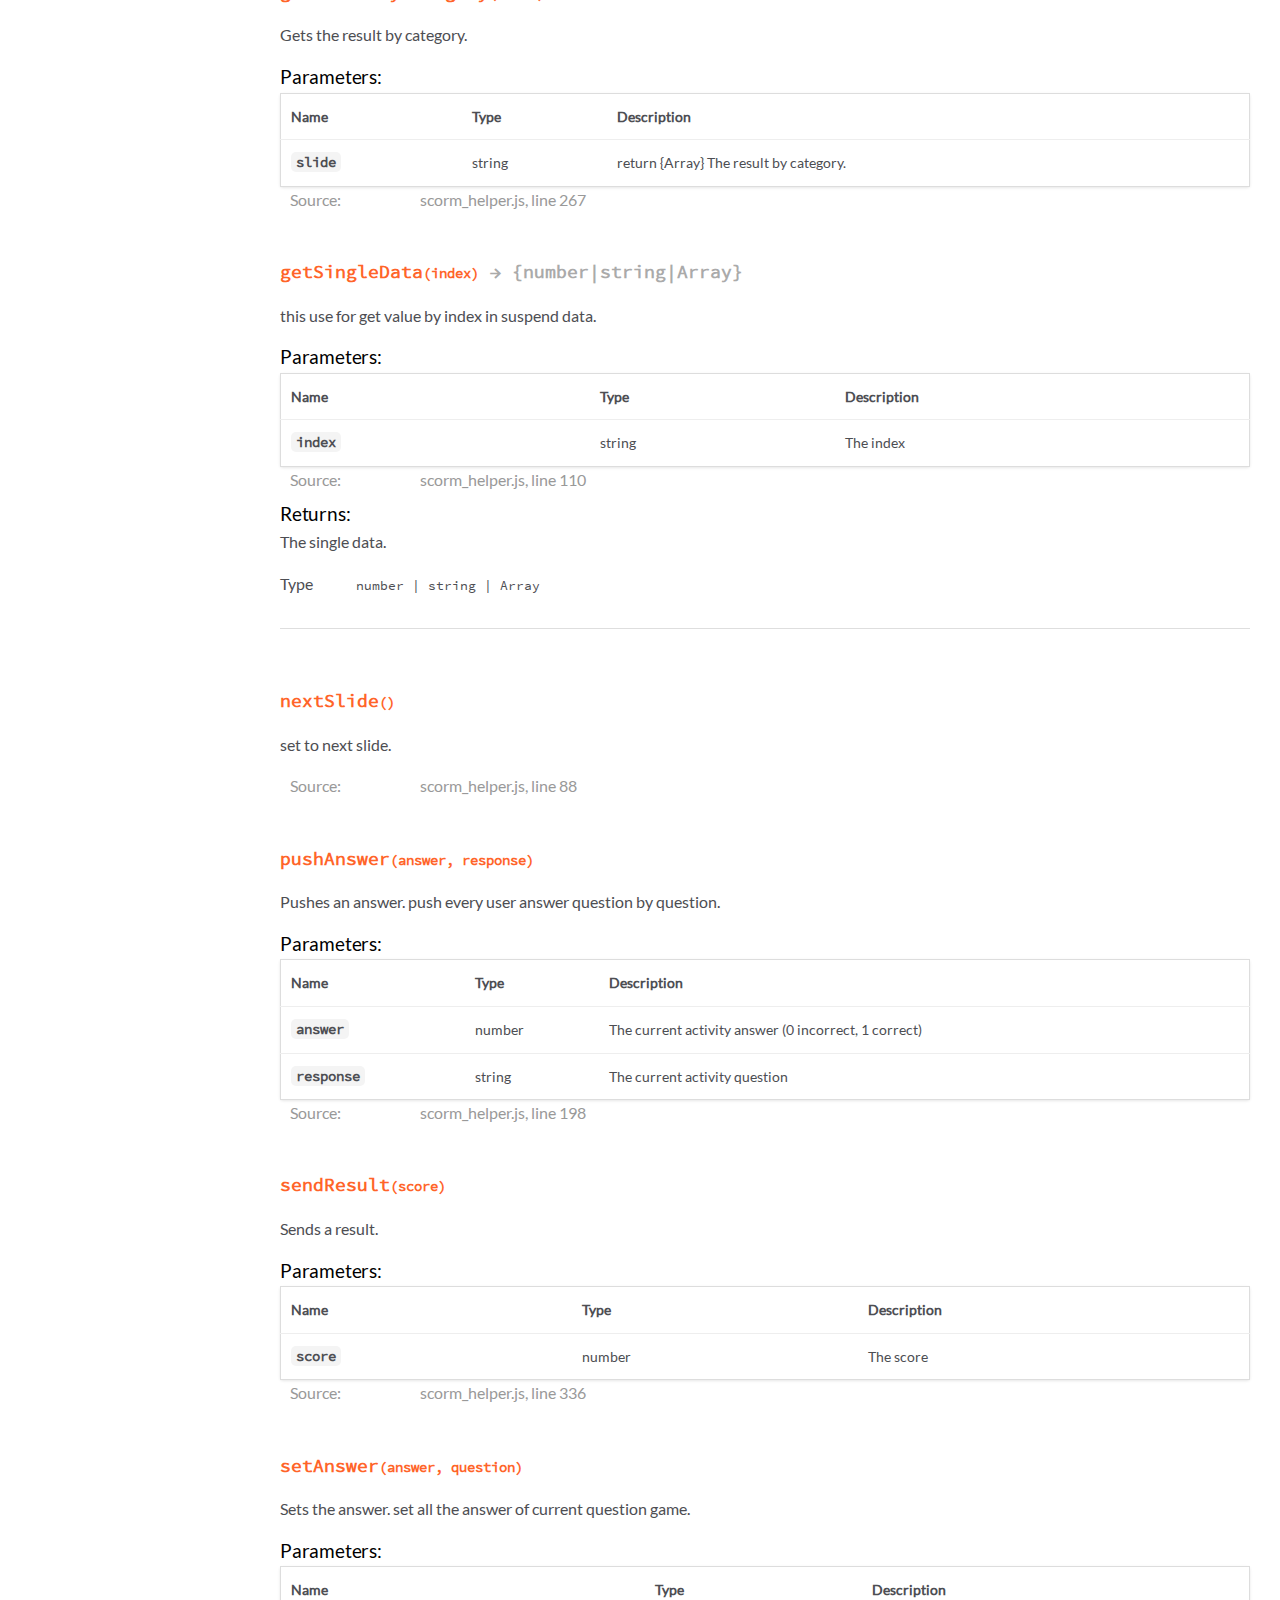
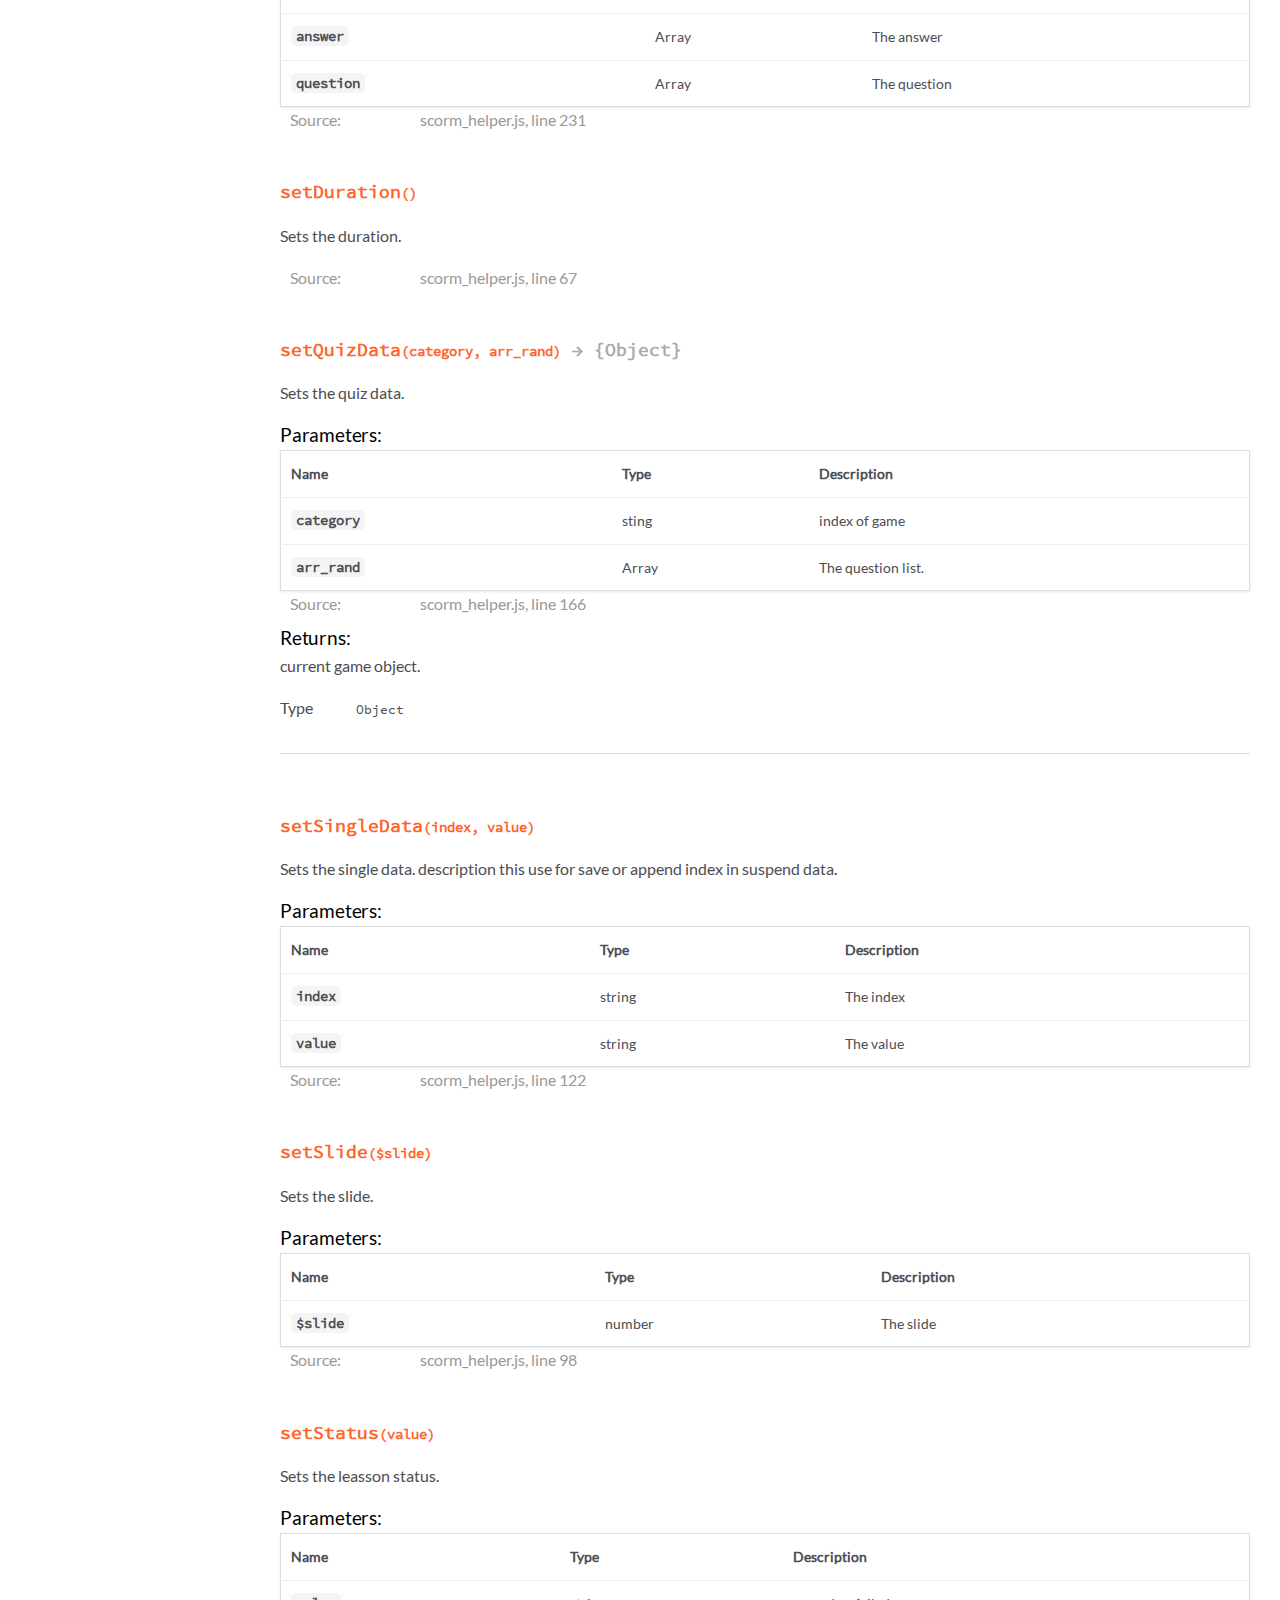
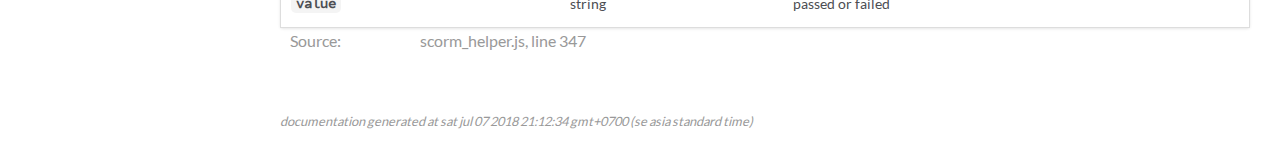
<file: race/documentation/ScormHelper.html>
<!DOCTYPE html>
<html lang="en">
<head>
    <meta charset="utf-8">
    <title>ScormHelper - Postman Documentation</title>

    <script src="scripts/prettify/prettify.js"></script>
    <script src="scripts/prettify/lang-css.js"></script>
    <!--[if lt IE 9]>
      <script src="//html5shiv.googlecode.com/svn/trunk/html5.js"></script>
    <![endif]-->
    <link type="text/css" rel="stylesheet" href="styles/ionicons.min.css">
    <link type="text/css" rel="stylesheet" href="styles/prettify-tomorrow.css">
    <link type="text/css" rel="stylesheet" href="styles/jsdoc-default.css">
</head>
<body>

<input type="checkbox" id="nav-trigger" class="nav-trigger" />
<label for="nav-trigger" class="navicon-button x">
  <div class="navicon"></div>
</label>

<label for="nav-trigger" class="overlay"></label>

<nav>
    <h2><a href="index.html">Home</a></h2><h3>Classes</h3><ul><li><a href="ScormHelper.html">ScormHelper</a><ul class='methods'><li data-type='method'><a href="ScormHelper.html#getCurrSlide">getCurrSlide</a></li><li data-type='method'><a href="ScormHelper.html#getLastGame">getLastGame</a></li><li data-type='method'><a href="ScormHelper.html#getQuizResult">getQuizResult</a></li><li data-type='method'><a href="ScormHelper.html#getResultByCategory">getResultByCategory</a></li><li data-type='method'><a href="ScormHelper.html#getSingleData">getSingleData</a></li><li data-type='method'><a href="ScormHelper.html#nextSlide">nextSlide</a></li><li data-type='method'><a href="ScormHelper.html#pushAnswer">pushAnswer</a></li><li data-type='method'><a href="ScormHelper.html#sendResult">sendResult</a></li><li data-type='method'><a href="ScormHelper.html#setAnswer">setAnswer</a></li><li data-type='method'><a href="ScormHelper.html#setDuration">setDuration</a></li><li data-type='method'><a href="ScormHelper.html#setQuizData">setQuizData</a></li><li data-type='method'><a href="ScormHelper.html#setSingleData">setSingleData</a></li><li data-type='method'><a href="ScormHelper.html#setSlide">setSlide</a></li><li data-type='method'><a href="ScormHelper.html#setStatus">setStatus</a></li></ul></li></ul>
</nav>

<div id="main">
    
    <h1 class="page-title">ScormHelper</h1>
    

    




<section>

<header>
    
        <h2>
        ScormHelper
        </h2>
        
    
</header>

<article>
    <div class="container-overview">
    
        

    

    <h4 class="name" id="ScormHelper"><span class="type-signature"></span>new ScormHelper<span class="signature">()</span><span class="type-signature"></span></h4>

    



<div class="description">
    Scorm Helper is standardization of SCORM parameters.there are : leasson status, duration, activity question, result per activity, score, and suspend data.
</div>













<dl class="details">

    

    

    

    

    

    

    

    

    
    <dt class="tag-author">Author:</dt>
    <dd class="tag-author">
        <ul>
            <li>NejiElYahya</li>
        </ul>
    </dd>
    

    

    

    

    
    <dt class="tag-source">Source:</dt>
    <dd class="tag-source"><ul class="dummy"><li>
        <a href="scorm_helper.js.html">scorm_helper.js</a>, <a href="scorm_helper.js.html#line7">line 7</a>
    </li></ul></dd>
    

    

    

    
</dl>
















    
    </div>

    

    

    

     

    

    

    
        <h3 class="subsection-title">Methods</h3>

        
            

    

    <h4 class="name" id="getCurrSlide"><span class="type-signature"></span>getCurrSlide<span class="signature">()</span><span class="type-signature"> &rarr; {string}</span></h4>

    



<div class="description">
    Gets the current slide.
</div>













<dl class="details">

    

    

    

    

    

    

    

    

    

    

    

    

    
    <dt class="tag-source">Source:</dt>
    <dd class="tag-source"><ul class="dummy"><li>
        <a href="scorm_helper.js.html">scorm_helper.js</a>, <a href="scorm_helper.js.html#line80">line 80</a>
    </li></ul></dd>
    

    

    

    
</dl>













<h5>Returns:</h5>

        
<div class="param-desc">
    The current slide
</div>



<dl class="param-type">
    <dt>
        Type
    </dt>
    <dd>
        
<span class="param-type">string</span>


    </dd>
</dl>

    



        
            

    

    <h4 class="name" id="getLastGame"><span class="type-signature"></span>getLastGame<span class="signature">(category)</span><span class="type-signature"> &rarr; {Array}</span></h4>

    



<div class="description">
    Gets the last game.
</div>









    <h5>Parameters:</h5>
    

<table class="params">
    <thead>
    <tr>
        
        <th>Name</th>
        

        <th>Type</th>

        

        

        <th class="last">Description</th>
    </tr>
    </thead>

    <tbody>
    

        <tr>
            
                <td class="name"><code>category</code></td>
            

            <td class="type">
            
                
<span class="param-type">string</span>


            
            </td>

            

            

            <td class="description last">index of game</td>
        </tr>

    
    </tbody>
</table>






<dl class="details">

    

    

    

    

    

    

    

    

    

    

    

    

    
    <dt class="tag-source">Source:</dt>
    <dd class="tag-source"><ul class="dummy"><li>
        <a href="scorm_helper.js.html">scorm_helper.js</a>, <a href="scorm_helper.js.html#line135">line 135</a>
    </li></ul></dd>
    

    

    

    
</dl>













<h5>Returns:</h5>

        
<div class="param-desc">
    The last game by category.
</div>



<dl class="param-type">
    <dt>
        Type
    </dt>
    <dd>
        
<span class="param-type">Array</span>


    </dd>
</dl>

    



        
            

    

    <h4 class="name" id="getQuizResult"><span class="type-signature"></span>getQuizResult<span class="signature">(arrSlide)</span><span class="type-signature"> &rarr; {Array}</span></h4>

    



<div class="description">
    Gets the quiz result.
</div>









    <h5>Parameters:</h5>
    

<table class="params">
    <thead>
    <tr>
        
        <th>Name</th>
        

        <th>Type</th>

        

        

        <th class="last">Description</th>
    </tr>
    </thead>

    <tbody>
    

        <tr>
            
                <td class="name"><code>arrSlide</code></td>
            

            <td class="type">
            
                
<span class="param-type">Array</span>


            
            </td>

            

            

            <td class="description last">list slide that score will be accumulated.</td>
        </tr>

    
    </tbody>
</table>






<dl class="details">

    

    

    

    

    

    

    

    

    

    

    

    

    
    <dt class="tag-source">Source:</dt>
    <dd class="tag-source"><ul class="dummy"><li>
        <a href="scorm_helper.js.html">scorm_helper.js</a>, <a href="scorm_helper.js.html#line296">line 296</a>
    </li></ul></dd>
    

    

    

    
</dl>













<h5>Returns:</h5>

        
<div class="param-desc">
    The result will return score and total question.
</div>



<dl class="param-type">
    <dt>
        Type
    </dt>
    <dd>
        
<span class="param-type">Array</span>


    </dd>
</dl>

    



        
            

    

    <h4 class="name" id="getResultByCategory"><span class="type-signature"></span>getResultByCategory<span class="signature">(slide)</span><span class="type-signature"></span></h4>

    



<div class="description">
    Gets the result by category.
</div>









    <h5>Parameters:</h5>
    

<table class="params">
    <thead>
    <tr>
        
        <th>Name</th>
        

        <th>Type</th>

        

        

        <th class="last">Description</th>
    </tr>
    </thead>

    <tbody>
    

        <tr>
            
                <td class="name"><code>slide</code></td>
            

            <td class="type">
            
                
<span class="param-type">string</span>


            
            </td>

            

            

            <td class="description last">return      {Array}	The result by category.</td>
        </tr>

    
    </tbody>
</table>






<dl class="details">

    

    

    

    

    

    

    

    

    

    

    

    

    
    <dt class="tag-source">Source:</dt>
    <dd class="tag-source"><ul class="dummy"><li>
        <a href="scorm_helper.js.html">scorm_helper.js</a>, <a href="scorm_helper.js.html#line267">line 267</a>
    </li></ul></dd>
    

    

    

    
</dl>
















        
            

    

    <h4 class="name" id="getSingleData"><span class="type-signature"></span>getSingleData<span class="signature">(index)</span><span class="type-signature"> &rarr; {number|string|Array}</span></h4>

    



<div class="description">
    this use for get value by index in suspend data.
</div>









    <h5>Parameters:</h5>
    

<table class="params">
    <thead>
    <tr>
        
        <th>Name</th>
        

        <th>Type</th>

        

        

        <th class="last">Description</th>
    </tr>
    </thead>

    <tbody>
    

        <tr>
            
                <td class="name"><code>index</code></td>
            

            <td class="type">
            
                
<span class="param-type">string</span>


            
            </td>

            

            

            <td class="description last">The index</td>
        </tr>

    
    </tbody>
</table>






<dl class="details">

    

    

    

    

    

    

    

    

    

    

    

    

    
    <dt class="tag-source">Source:</dt>
    <dd class="tag-source"><ul class="dummy"><li>
        <a href="scorm_helper.js.html">scorm_helper.js</a>, <a href="scorm_helper.js.html#line110">line 110</a>
    </li></ul></dd>
    

    

    

    
</dl>













<h5>Returns:</h5>

        
<div class="param-desc">
    The single data.
</div>



<dl class="param-type">
    <dt>
        Type
    </dt>
    <dd>
        
<span class="param-type">number</span>
|

<span class="param-type">string</span>
|

<span class="param-type">Array</span>


    </dd>
</dl>

    



        
            

    

    <h4 class="name" id="nextSlide"><span class="type-signature"></span>nextSlide<span class="signature">()</span><span class="type-signature"></span></h4>

    



<div class="description">
    set to next slide.
</div>













<dl class="details">

    

    

    

    

    

    

    

    

    

    

    

    

    
    <dt class="tag-source">Source:</dt>
    <dd class="tag-source"><ul class="dummy"><li>
        <a href="scorm_helper.js.html">scorm_helper.js</a>, <a href="scorm_helper.js.html#line88">line 88</a>
    </li></ul></dd>
    

    

    

    
</dl>
















        
            

    

    <h4 class="name" id="pushAnswer"><span class="type-signature"></span>pushAnswer<span class="signature">(answer, response)</span><span class="type-signature"></span></h4>

    



<div class="description">
    Pushes an answer.push every user answer question by question.
</div>









    <h5>Parameters:</h5>
    

<table class="params">
    <thead>
    <tr>
        
        <th>Name</th>
        

        <th>Type</th>

        

        

        <th class="last">Description</th>
    </tr>
    </thead>

    <tbody>
    

        <tr>
            
                <td class="name"><code>answer</code></td>
            

            <td class="type">
            
                
<span class="param-type">number</span>


            
            </td>

            

            

            <td class="description last">The current activity answer (0 incorrect, 1 correct)</td>
        </tr>

    

        <tr>
            
                <td class="name"><code>response</code></td>
            

            <td class="type">
            
                
<span class="param-type">string</span>


            
            </td>

            

            

            <td class="description last">The current activity question</td>
        </tr>

    
    </tbody>
</table>






<dl class="details">

    

    

    

    

    

    

    

    

    

    

    

    

    
    <dt class="tag-source">Source:</dt>
    <dd class="tag-source"><ul class="dummy"><li>
        <a href="scorm_helper.js.html">scorm_helper.js</a>, <a href="scorm_helper.js.html#line198">line 198</a>
    </li></ul></dd>
    

    

    

    
</dl>
















        
            

    

    <h4 class="name" id="sendResult"><span class="type-signature"></span>sendResult<span class="signature">(score)</span><span class="type-signature"></span></h4>

    



<div class="description">
    Sends a result.
</div>









    <h5>Parameters:</h5>
    

<table class="params">
    <thead>
    <tr>
        
        <th>Name</th>
        

        <th>Type</th>

        

        

        <th class="last">Description</th>
    </tr>
    </thead>

    <tbody>
    

        <tr>
            
                <td class="name"><code>score</code></td>
            

            <td class="type">
            
                
<span class="param-type">number</span>


            
            </td>

            

            

            <td class="description last">The score</td>
        </tr>

    
    </tbody>
</table>






<dl class="details">

    

    

    

    

    

    

    

    

    

    

    

    

    
    <dt class="tag-source">Source:</dt>
    <dd class="tag-source"><ul class="dummy"><li>
        <a href="scorm_helper.js.html">scorm_helper.js</a>, <a href="scorm_helper.js.html#line336">line 336</a>
    </li></ul></dd>
    

    

    

    
</dl>
















        
            

    

    <h4 class="name" id="setAnswer"><span class="type-signature"></span>setAnswer<span class="signature">(answer, question)</span><span class="type-signature"></span></h4>

    



<div class="description">
    Sets the answer.set all the answer of current question game.
</div>









    <h5>Parameters:</h5>
    

<table class="params">
    <thead>
    <tr>
        
        <th>Name</th>
        

        <th>Type</th>

        

        

        <th class="last">Description</th>
    </tr>
    </thead>

    <tbody>
    

        <tr>
            
                <td class="name"><code>answer</code></td>
            

            <td class="type">
            
                
<span class="param-type">Array</span>


            
            </td>

            

            

            <td class="description last">The answer</td>
        </tr>

    

        <tr>
            
                <td class="name"><code>question</code></td>
            

            <td class="type">
            
                
<span class="param-type">Array</span>


            
            </td>

            

            

            <td class="description last">The question</td>
        </tr>

    
    </tbody>
</table>






<dl class="details">

    

    

    

    

    

    

    

    

    

    

    

    

    
    <dt class="tag-source">Source:</dt>
    <dd class="tag-source"><ul class="dummy"><li>
        <a href="scorm_helper.js.html">scorm_helper.js</a>, <a href="scorm_helper.js.html#line231">line 231</a>
    </li></ul></dd>
    

    

    

    
</dl>
















        
            

    

    <h4 class="name" id="setDuration"><span class="type-signature"></span>setDuration<span class="signature">()</span><span class="type-signature"></span></h4>

    



<div class="description">
    Sets the duration.
</div>













<dl class="details">

    

    

    

    

    

    

    

    

    

    

    

    

    
    <dt class="tag-source">Source:</dt>
    <dd class="tag-source"><ul class="dummy"><li>
        <a href="scorm_helper.js.html">scorm_helper.js</a>, <a href="scorm_helper.js.html#line67">line 67</a>
    </li></ul></dd>
    

    

    

    
</dl>
















        
            

    

    <h4 class="name" id="setQuizData"><span class="type-signature"></span>setQuizData<span class="signature">(category, arr_rand)</span><span class="type-signature"> &rarr; {Object}</span></h4>

    



<div class="description">
    Sets the quiz data.
</div>









    <h5>Parameters:</h5>
    

<table class="params">
    <thead>
    <tr>
        
        <th>Name</th>
        

        <th>Type</th>

        

        

        <th class="last">Description</th>
    </tr>
    </thead>

    <tbody>
    

        <tr>
            
                <td class="name"><code>category</code></td>
            

            <td class="type">
            
                
<span class="param-type">sting</span>


            
            </td>

            

            

            <td class="description last">index of game</td>
        </tr>

    

        <tr>
            
                <td class="name"><code>arr_rand</code></td>
            

            <td class="type">
            
                
<span class="param-type">Array</span>


            
            </td>

            

            

            <td class="description last">The question list.</td>
        </tr>

    
    </tbody>
</table>






<dl class="details">

    

    

    

    

    

    

    

    

    

    

    

    

    
    <dt class="tag-source">Source:</dt>
    <dd class="tag-source"><ul class="dummy"><li>
        <a href="scorm_helper.js.html">scorm_helper.js</a>, <a href="scorm_helper.js.html#line166">line 166</a>
    </li></ul></dd>
    

    

    

    
</dl>













<h5>Returns:</h5>

        
<div class="param-desc">
    current game object.
</div>



<dl class="param-type">
    <dt>
        Type
    </dt>
    <dd>
        
<span class="param-type">Object</span>


    </dd>
</dl>

    



        
            

    

    <h4 class="name" id="setSingleData"><span class="type-signature"></span>setSingleData<span class="signature">(index, value)</span><span class="type-signature"></span></h4>

    



<div class="description">
    Sets the single data.description this use for save or append index in suspend data.
</div>









    <h5>Parameters:</h5>
    

<table class="params">
    <thead>
    <tr>
        
        <th>Name</th>
        

        <th>Type</th>

        

        

        <th class="last">Description</th>
    </tr>
    </thead>

    <tbody>
    

        <tr>
            
                <td class="name"><code>index</code></td>
            

            <td class="type">
            
                
<span class="param-type">string</span>


            
            </td>

            

            

            <td class="description last">The index</td>
        </tr>

    

        <tr>
            
                <td class="name"><code>value</code></td>
            

            <td class="type">
            
                
<span class="param-type">string</span>


            
            </td>

            

            

            <td class="description last">The value</td>
        </tr>

    
    </tbody>
</table>






<dl class="details">

    

    

    

    

    

    

    

    

    

    

    

    

    
    <dt class="tag-source">Source:</dt>
    <dd class="tag-source"><ul class="dummy"><li>
        <a href="scorm_helper.js.html">scorm_helper.js</a>, <a href="scorm_helper.js.html#line122">line 122</a>
    </li></ul></dd>
    

    

    

    
</dl>
















        
            

    

    <h4 class="name" id="setSlide"><span class="type-signature"></span>setSlide<span class="signature">($slide)</span><span class="type-signature"></span></h4>

    



<div class="description">
    Sets the slide.
</div>









    <h5>Parameters:</h5>
    

<table class="params">
    <thead>
    <tr>
        
        <th>Name</th>
        

        <th>Type</th>

        

        

        <th class="last">Description</th>
    </tr>
    </thead>

    <tbody>
    

        <tr>
            
                <td class="name"><code>$slide</code></td>
            

            <td class="type">
            
                
<span class="param-type">number</span>


            
            </td>

            

            

            <td class="description last">The slide</td>
        </tr>

    
    </tbody>
</table>






<dl class="details">

    

    

    

    

    

    

    

    

    

    

    

    

    
    <dt class="tag-source">Source:</dt>
    <dd class="tag-source"><ul class="dummy"><li>
        <a href="scorm_helper.js.html">scorm_helper.js</a>, <a href="scorm_helper.js.html#line98">line 98</a>
    </li></ul></dd>
    

    

    

    
</dl>
















        
            

    

    <h4 class="name" id="setStatus"><span class="type-signature"></span>setStatus<span class="signature">(value)</span><span class="type-signature"></span></h4>

    



<div class="description">
    Sets the leasson status.
</div>









    <h5>Parameters:</h5>
    

<table class="params">
    <thead>
    <tr>
        
        <th>Name</th>
        

        <th>Type</th>

        

        

        <th class="last">Description</th>
    </tr>
    </thead>

    <tbody>
    

        <tr>
            
                <td class="name"><code>value</code></td>
            

            <td class="type">
            
                
<span class="param-type">string</span>


            
            </td>

            

            

            <td class="description last">passed or failed</td>
        </tr>

    
    </tbody>
</table>






<dl class="details">

    

    

    

    

    

    

    

    

    

    

    

    

    
    <dt class="tag-source">Source:</dt>
    <dd class="tag-source"><ul class="dummy"><li>
        <a href="scorm_helper.js.html">scorm_helper.js</a>, <a href="scorm_helper.js.html#line347">line 347</a>
    </li></ul></dd>
    

    

    

    
</dl>
















        
    

    

    
</article>

</section>




</div>

<br class="clear">

<footer>
    Documentation generated at Sat Jul 07 2018 21:12:34 GMT+0700 (SE Asia Standard Time)
</footer>

<script>prettyPrint();</script>
<script src="scripts/linenumber.js"></script>
</body>
</html>
</file>
<file: race/documentation/styles/prettify-tomorrow.css>
/* Tomorrow Theme */
/* Original theme - https://github.com/chriskempson/tomorrow-theme */
/* Pretty printing styles. Used with prettify.js. */
/* SPAN elements with the classes below are added by prettyprint. */
/* plain text */
.pln {
  color: #4d4d4c; }

@media screen {
  /* string content */
  .str {
    color: hsl(104, 100%, 24%); }

  /* a keyword */
  .kwd {
    color: hsl(240, 100%, 50%); }

  /* a comment */
  .com {
    color: hsl(0, 0%, 60%); }

  /* a type name */
  .typ {
    color: hsl(240, 100%, 32%); }

  /* a literal value */
  .lit {
    color: hsl(240, 100%, 40%); }

  /* punctuation */
  .pun {
    color: #000000; }

  /* lisp open bracket */
  .opn {
    color: #000000; }

  /* lisp close bracket */
  .clo {
    color: #000000; }

  /* a markup tag name */
  .tag {
    color: #c82829; }

  /* a markup attribute name */
  .atn {
    color: #f5871f; }

  /* a markup attribute value */
  .atv {
    color: #3e999f; }

  /* a declaration */
  .dec {
    color: #f5871f; }

  /* a variable name */
  .var {
    color: #c82829; }

  /* a function name */
  .fun {
    color: #4271ae; } }
/* Use higher contrast and text-weight for printable form. */
@media print, projection {
  .str {
    color: #060; }

  .kwd {
    color: #006;
    font-weight: bold; }

  .com {
    color: #600;
    font-style: italic; }

  .typ {
    color: #404;
    font-weight: bold; }

  .lit {
    color: #044; }

  .pun, .opn, .clo {
    color: #440; }

  .tag {
    color: #006;
    font-weight: bold; }

  .atn {
    color: #404; }

  .atv {
    color: #060; } }
/* Style */
/*
pre.prettyprint {
  background: white;
  font-family: Consolas, Monaco, 'Andale Mono', monospace;
  font-size: 12px;
  line-height: 1.5;
  border: 1px solid #ccc;
  padding: 10px; }
*/

/* Specify class=linenums on a pre to get line numbering */
ol.linenums {
  margin-top: 0;
  margin-bottom: 0; }

/* IE indents via margin-left */
li.L0,
li.L1,
li.L2,
li.L3,
li.L4,
li.L5,
li.L6,
li.L7,
li.L8,
li.L9 {
  /* */ }

/* Alternate shading for lines */
li.L1,
li.L3,
li.L5,
li.L7,
li.L9 {
  /* */ }
</file>
<file: race/documentation/styles/jsdoc-default.css>
@font-face {
  font-family: 'Lato';
  src: url('../fonts/Lato-Regular.ttf') format('truetype');
}

@font-face {
  font-family: 'Source Code Pro';
  src: url('../fonts/SourceCodePro-Regular.ttf') format('truetype');
}

* {
  box-sizing: border-box
}

html, body {
  height: 100%;
  width: 100%;
}

body {
  color: #4d4e53;
  background-color: white;
  margin: 0 auto;
  padding: 0 0;

  font-family: 'Lato';
  font-size: 16px;
  line-height: 160%;
}

a,
a:active {
  color: #7F3416;
  text-decoration: none;
}

a:hover {
  text-decoration: underline
}

p, ul, ol, blockquote {
  margin-bottom: 1em;
}

h1, h2, h3, h4, h5, h6 {
  font-family: 'Lato';
}

h1, h2, h3, h4, h5, h6 {
  color: #000;
  font-weight: 400;
  margin: 0;
}

h1 {
  font-weight: 300;
  font-size: 48px;
  margin: 1em 0 .5em;
}

h1.page-title {
  font-size: 48px;
  margin: 1em 30px;
}

h2 {
  font-size: 24px;
  margin: 1.5em 0 .3em;
}

h3 {
  font-size: 24px;
  margin: 1.2em 0 .3em;
}

h4 {
  font-size: 18px;
  margin: 1em 0 .2em;
  color: #4d4e53;
}

h5, .container-overview .subsection-title {
  font-size: 120%;
  letter-spacing: -0.01em;
  margin: 8px 0 3px 0;
}

h6 {
  font-size: 100%;
  letter-spacing: -0.01em;
  margin: 6px 0 3px 0;
  font-style: italic;
}

tt, code, kbd, samp {
  font-family: 'Source Code Pro';
  font-size: 80%;
  background: #f4f4f4;
  padding: 1px 5px;
  border-radius: 5px;
}

.class-description {
  font-size: 130%;
  line-height: 140%;
  margin-bottom: 1em;
  margin-top: 1em;
}

.class-description:empty {
  margin: 0
}

#main {
  margin-left: 250px;
  min-width: 360px;
  width: calc(100% - 250px);
}

header {
  display: block
}

section {
  display: block;
  background-color: #fff;
  padding: 0 30px;
}

.variation {
  display: none
}

.signature-attributes {
  font-size: 60%;
  color: #aaa;
  font-style: italic;
  font-weight: lighter;
}

nav {
  position: fixed;
  top: 0;
  display: block;
  width: 250px;
  height: 100%;
  background: rgb(51,51,51);
  overflow-y: auto;
}

nav h2 {
  margin: 0;
  padding: 0;
  background: #ff6429;
}

nav > h2 > a {
  display: block;
  width: 100%;
  height: 100%;
  color: #fff !important;
  font-weight: 700;
  margin: 0;
  padding: 10px 10px 6px 10px;
}

nav h2,
nav h3 {
  margin: 0;
  font-size: 13px;
  text-transform: uppercase;
  letter-spacing: 1px;
  font-weight: 700;
  line-height: 24px;
  color: #fff !important;
}

nav h3 {
  padding: 10px 10px 6px 10px;
}
nav ul {
  font-family: 'Lato';
  font-size: 100%;
  line-height: 17px;
  padding: 0;
  margin: 0;
  list-style-type: none;
}

nav ul a {
  font-family: 'Lato';
  line-height: 18px;
  padding: 0;
  display: block;
  font-size: 12px;
  transition: padding 0.2s, color 0.2s, font-weight 0.2s;
}

nav ul a:hover {
  color: #fff;
  text-decoration: none;
  font-weight: bold;
}

nav > ul {
  padding: 0;
}

nav > ul > li > a {
  margin: 0;
  color: #999;
  padding: 4px 10px 4px 10px;
  font-weight: 500;
}

nav ul ul {
  margin-bottom: 10px
}

nav ul ul a {
  color: hsl(207, 1%, 60%);
  border-left: 1px solid hsl(207, 10%, 86%);
}

nav ul ul a,
nav ul ul a:active {
  padding-left: 20px
}

footer {
  color: hsl(0, 0%, 28%);
  margin-left: 250px;
  display: block;
  padding: 30px;
  font-size: 80%;
  color: #999;
  text-transform: lowercase;
  font-style: italic;
}

.ancestors {
  color: #999
}

.ancestors a {
   color: #999 !important;
   text-decoration: none;
}

.clear {
  clear: both
}

.important {
  font-weight: bold;
  color: #950B02;
}

.yes-def {
  text-indent: -1000px;
}

.type-signature {
  color: #aaa;
}

.signature {
  font-family: 'Source Code Pro';
  font-size: 80%;
}

.name {
  font-family: 'Source Code Pro';
  font-size: 110%;
  font-weight: bold;
  color: #ff6429;
  padding-top: 30px;
}

.details {
  margin: 0;
  color: #999;
}

.details .tag-source a {
  color: #999;
}
.details dt {
   width: 120px;
   float: left;
   padding-left: 10px;
}

.details dd {
   margin-left: 70px
}

.details ul {
   margin: 0
}

.details ul {
   list-style-type: none
}

.details li {
   margin-left: 30px
}

.details pre.prettyprint {
   margin: 0
}

.details .object-value {
   padding-top: 0
}

.description {
  margin-bottom: 1em;
  margin-top: 1em;
}

.code-caption {
  font-style: italic;
  font-size: 107%;
  margin: 0;
}

.prettyprint {
  font-size: 13px;
  border: 1px solid #ddd;
  border-radius: 3px;
  box-shadow: 0 1px 3px hsla(0, 0%, 0%, 0.05);
  overflow: auto;
}

.prettyprint.source {
  width: inherit
}

.prettyprint code {
  font-size: 100%;
  line-height: 18px;
  display: block;
  margin: 0 30px;
  background-color: #fff;
  color: #4D4E53;
}

.prettyprint > code {
  padding: 15px
}

.prettyprint .linenums code {
  padding: 0 15px
}

.prettyprint .linenums li:first-of-type code {
  padding-top: 15px
}

.prettyprint code span.line {
  display: inline-block
}

.prettyprint.linenums {
  padding-left: 70px;
  -webkit-user-select: none;
  -moz-user-select: none;
  -ms-user-select: none;
  user-select: none;
}

.prettyprint.linenums ol {
   padding-left: 0
}

.prettyprint.linenums li {
   border-left: 3px #ddd solid
}

.prettyprint.linenums li.selected, .prettyprint.linenums li.selected * {
   background-color: lightyellow
}

.prettyprint.linenums li * {
   -webkit-user-select: text;
   -moz-user-select: text;
   -ms-user-select: text;
   user-select: text;
}

.params, .props {
  border-spacing: 0;
  border: 1px solid #ddd;
  border-collapse: collapse;
  border-radius: 3px;
  box-shadow: 0 1px 3px rgba(0,0,0,0.1);
  width: 100%;
  font-size: 14px;
}

.params .name, .props .name, .name code {
   color: #4D4E53;
   font-family: 'Source Code Pro';
   font-size: 100%;
}

.params td, .params th, .props td, .props th {
   margin: 0px;
   text-align: left;
   vertical-align: top;
   padding: 10px;
   display: table-cell;
}

.params td {
   border-top: 1px solid #eee
}

.params thead tr, .props thead tr {
   background-color: #fff;
   font-weight: bold;
}

.params .params thead tr, .props .props thead tr {
   background-color: #fff;
   font-weight: bold;
}

.params td.description > p:first-child, .props td.description > p:first-child {
   margin-top: 0;
   padding-top: 0;
}

.params td.description > p:last-child, .props td.description > p:last-child {
   margin-bottom: 0;
   padding-bottom: 0;
}

dl.param-type {
  border-bottom: 1px solid hsl(0, 0%, 87%);
  margin-bottom: 30px;
  padding-bottom: 30px;
}

.param-type dt, .param-type dd {
  display: inline-block
}

.param-type dd {
  font-family: 'Source Code Pro';
  font-size: 80%;
}

.disabled {
  color: #454545
}

/* navicon button */
.navicon-button {
  display: none;
  position: relative;
  padding: 2.0625rem 1.5rem;
  transition: 0.25s;
  cursor: pointer;
  user-select: none;
  opacity: .8;
}
.navicon-button .navicon:before, .navicon-button .navicon:after {
  transition: 0.25s;
}
.navicon-button:hover {
  transition: 0.5s;
  opacity: 1;
}
.navicon-button:hover .navicon:before, .navicon-button:hover .navicon:after {
  transition: 0.25s;
}
.navicon-button:hover .navicon:before {
  top: .825rem;
}
.navicon-button:hover .navicon:after {
  top: -.825rem;
}

/* navicon */
.navicon {
  position: relative;
  width: 2.5em;
  height: .3125rem;
  background: #000;
  transition: 0.3s;
  border-radius: 2.5rem;
}
.navicon:before, .navicon:after {
  display: block;
  content: "";
  height: .3125rem;
  width: 2.5rem;
  background: #000;
  position: absolute;
  z-index: -1;
  transition: 0.3s 0.25s;
  border-radius: 1rem;
}
.navicon:before {
  top: .625rem;
}
.navicon:after {
  top: -.625rem;
}

/* open */
.nav-trigger:checked + label:not(.steps) .navicon:before,
.nav-trigger:checked + label:not(.steps) .navicon:after {
  top: 0 !important;
}

.nav-trigger:checked + label .navicon:before,
.nav-trigger:checked + label .navicon:after {
  transition: 0.5s;
}

/* Minus */
.nav-trigger:checked + label {
  transform: scale(0.75);
}

/* × and + */
.nav-trigger:checked + label.plus .navicon,
.nav-trigger:checked + label.x .navicon {
  background: transparent;
}

.nav-trigger:checked + label.plus .navicon:before,
.nav-trigger:checked + label.x .navicon:before {
  transform: rotate(-45deg);
  background: #FFF;
}

.nav-trigger:checked + label.plus .navicon:after,
.nav-trigger:checked + label.x .navicon:after {
  transform: rotate(45deg);
  background: #FFF;
}

.nav-trigger:checked + label.plus {
  transform: scale(0.75) rotate(45deg);
}

.nav-trigger:checked ~ nav {
  left: 0 !important;
}

.nav-trigger:checked ~ .overlay {
  display: block;
}

.nav-trigger {
  position: fixed;
  top: 0;
  clip: rect(0, 0, 0, 0);
}

.overlay {
  display: none;
  position: fixed;
  top: 0;
  bottom: 0;
  left: 0;
  right: 0;
  width: 100%;
  height: 100%;
  background: hsla(0, 0%, 0%, 0.5);
  z-index: 1;
}

@media only screen and (min-width: 320px) and (max-width: 680px) {
  body {
    overflow-x: hidden;
  }

  nav {
    top: 0;
    right: 0;
    bottom: 0;
    left: -250px;
    z-index: 3;
    transition: left 0.2s;
  }

  .navicon-button {
    display: inline-block;
    position: fixed;
    top: 1.5em;
    right: 0;
    z-index: 2;
  }

  #main {
    width: 100%;
    min-width: 360px;
    margin-left: 0;
    padding: 0 25px;
  }

  #main h1.page-title {
    margin: 1em 0;
  }

  #main section {
    padding: 0;
  }

  footer {
    margin-left: 0;
  }
}

/* COSTUME */
header{
  display: none;
}
/*.tag-source{
  display: none;
}*/
</file>
